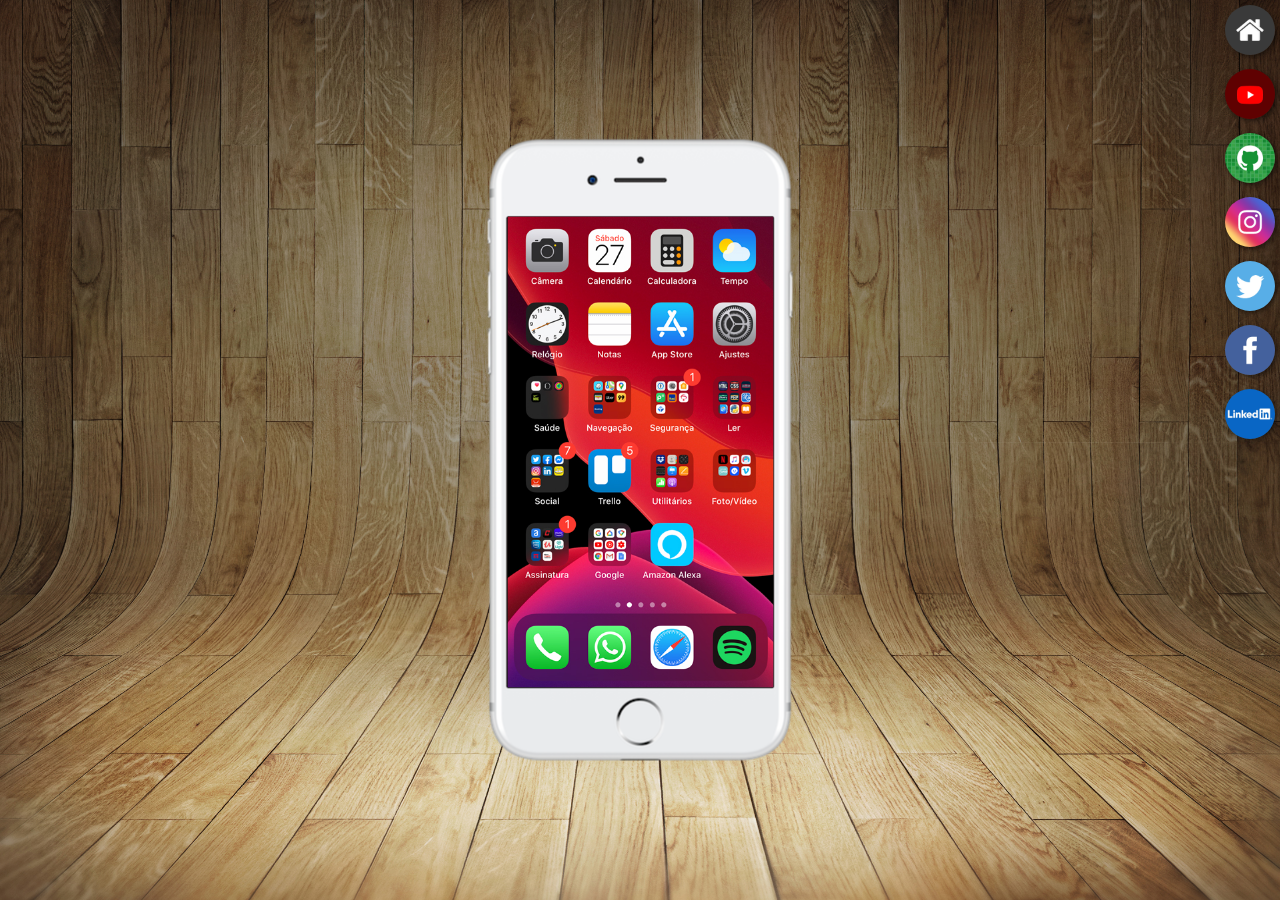
<file: index.html>
<!DOCTYPE html>
<html lang="pt-br">
<head>
    <meta charset="UTF-8">
    <meta name="viewport" content="width=device-width, initial-scale=1.0">
    <title>Projeto Redes Sociais</title>
    <link rel="shortcut icon" href="favicon.ico" type="image/x-icon">
    <link rel="stylesheet" href="estilos/style.css">
</head>
<body>

    <main>

        <section id="telefone">
            <iframe src="home.html" name="tela" id="tela" frameborder="0">Erro dectado! Seu navegador não abre está página.</iframe>
        </section>

        <section id="redes-sociais">
            <a href="home.html" target="tela"><img src="imagens/logo-home.jpg" alt=""></a><br>
            <a href="youtube.html" target="tela"><img src="imagens/logo-youtube.jpg" alt=""></a><br>
            <a href="github.html" target="tela"><img src="imagens/logo-github.jpg" alt=""></a><br>
            <a href="instagram.html" target="tela"><img src="imagens/logo-instagram.jpg" alt=""></a><br>
            <a href="instagram.html" target="tela"><img src="imagens/logo-twitter.jpg" alt=""></a><br>
            <a href="facebook.html" target="tela"><img src="imagens/logo-facebook.jpg" alt=""></a><br>
            <a href="linkendin.html" target="tela"><img src="imagens/logo-linkedin-300.jpg" alt=""></a>
        </section>

    </main>
    
</body>
</html>
</file>
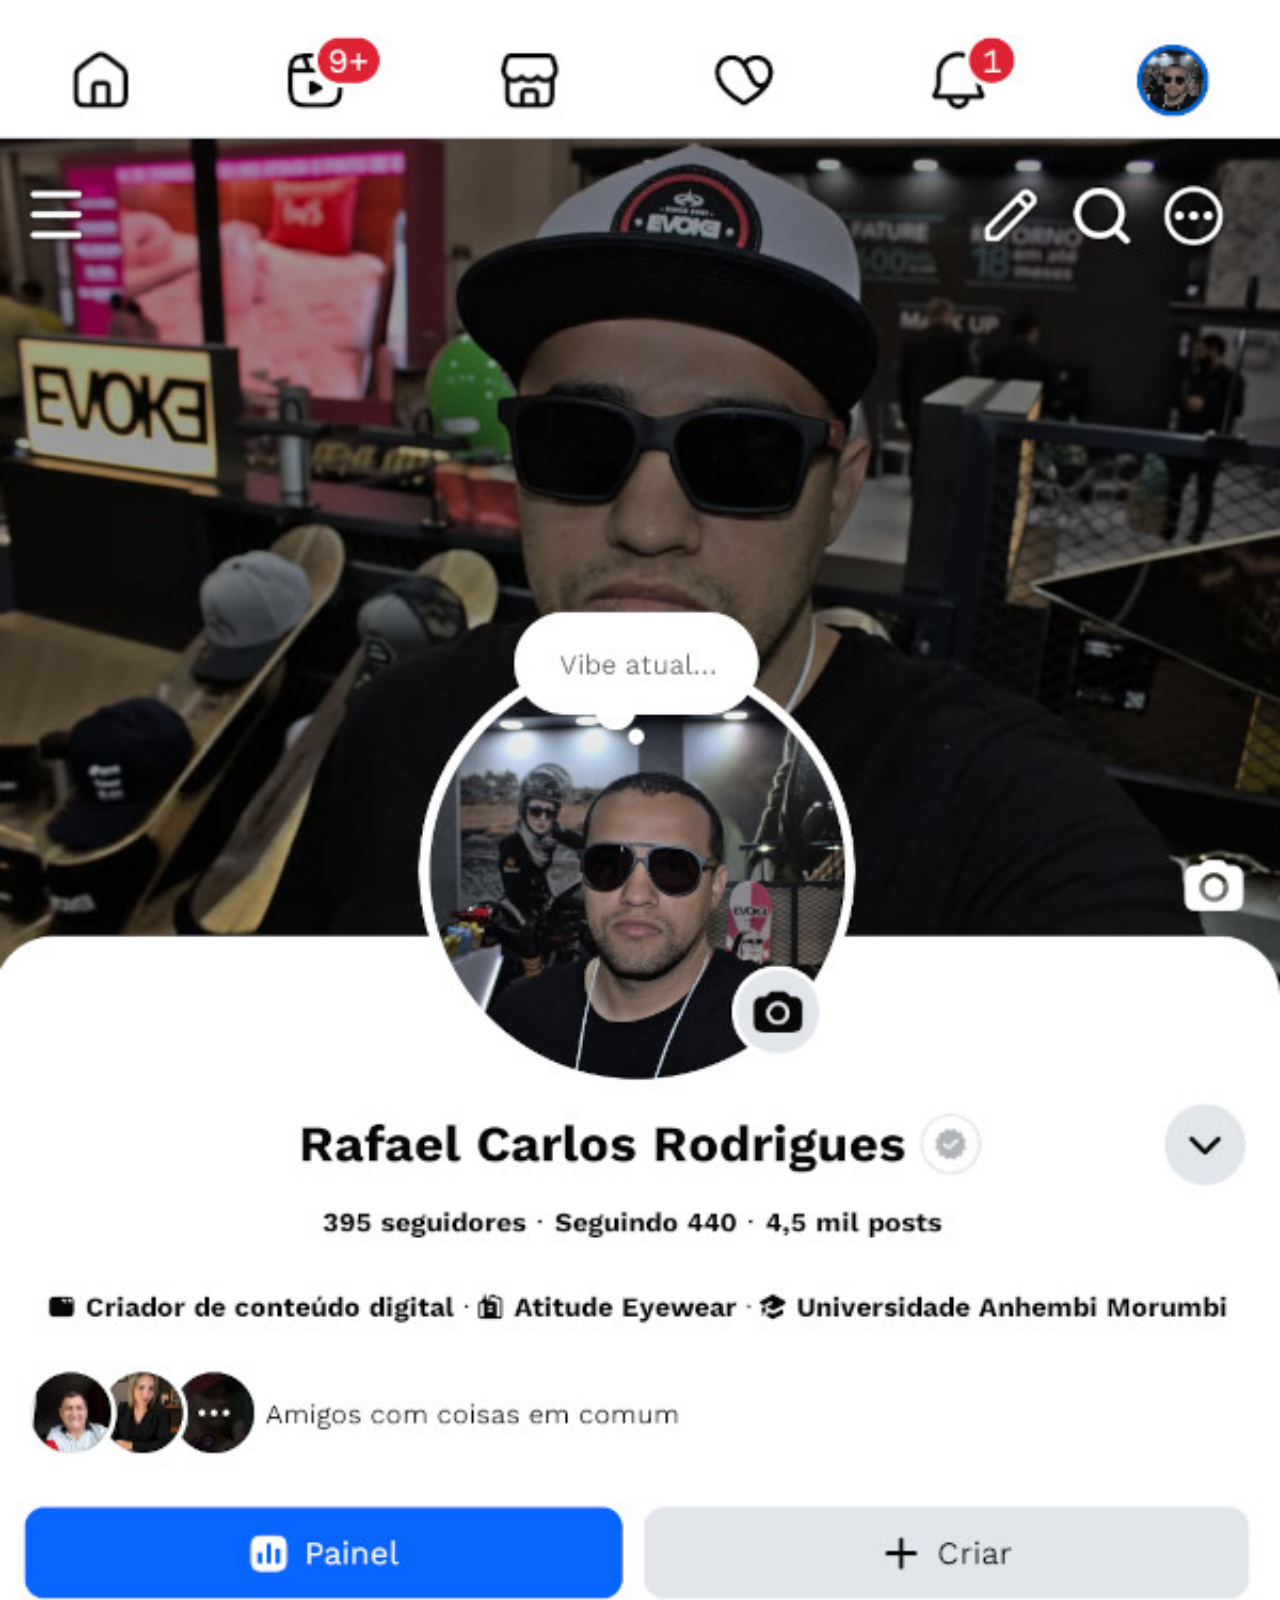
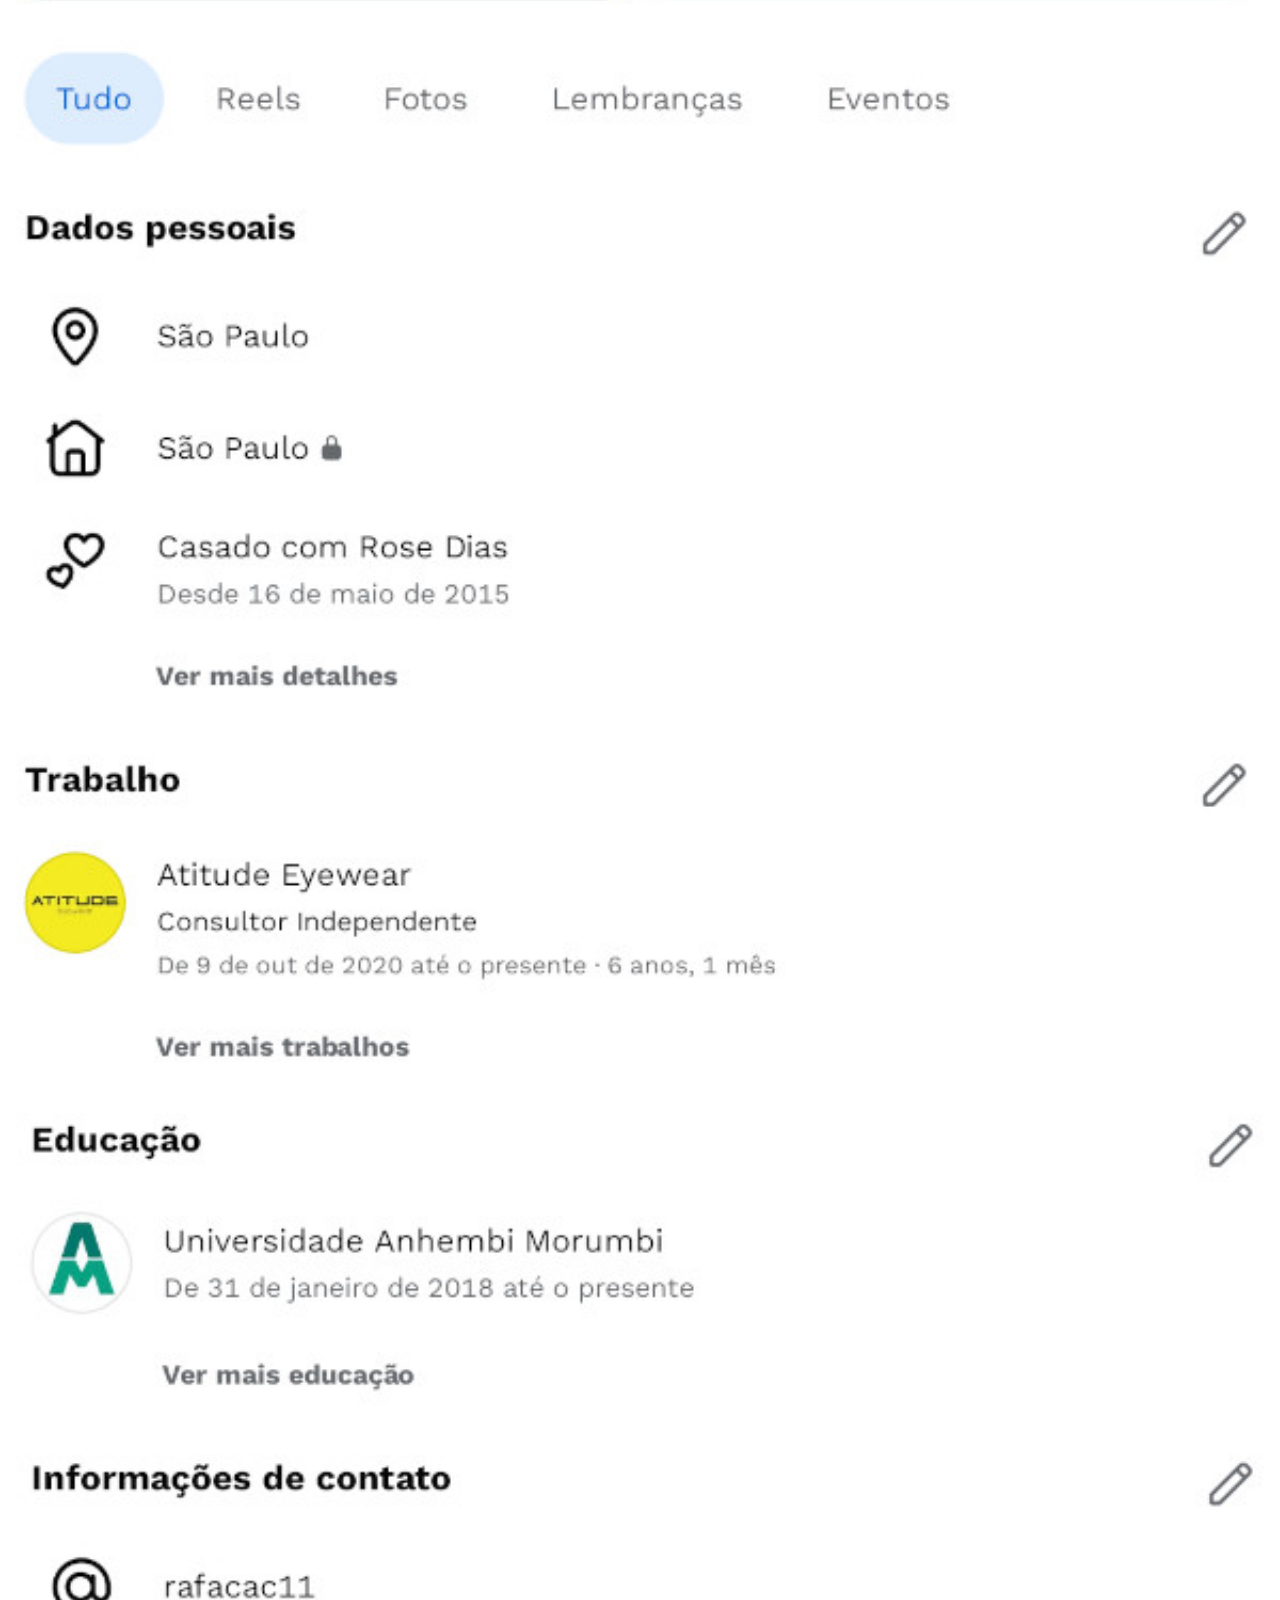
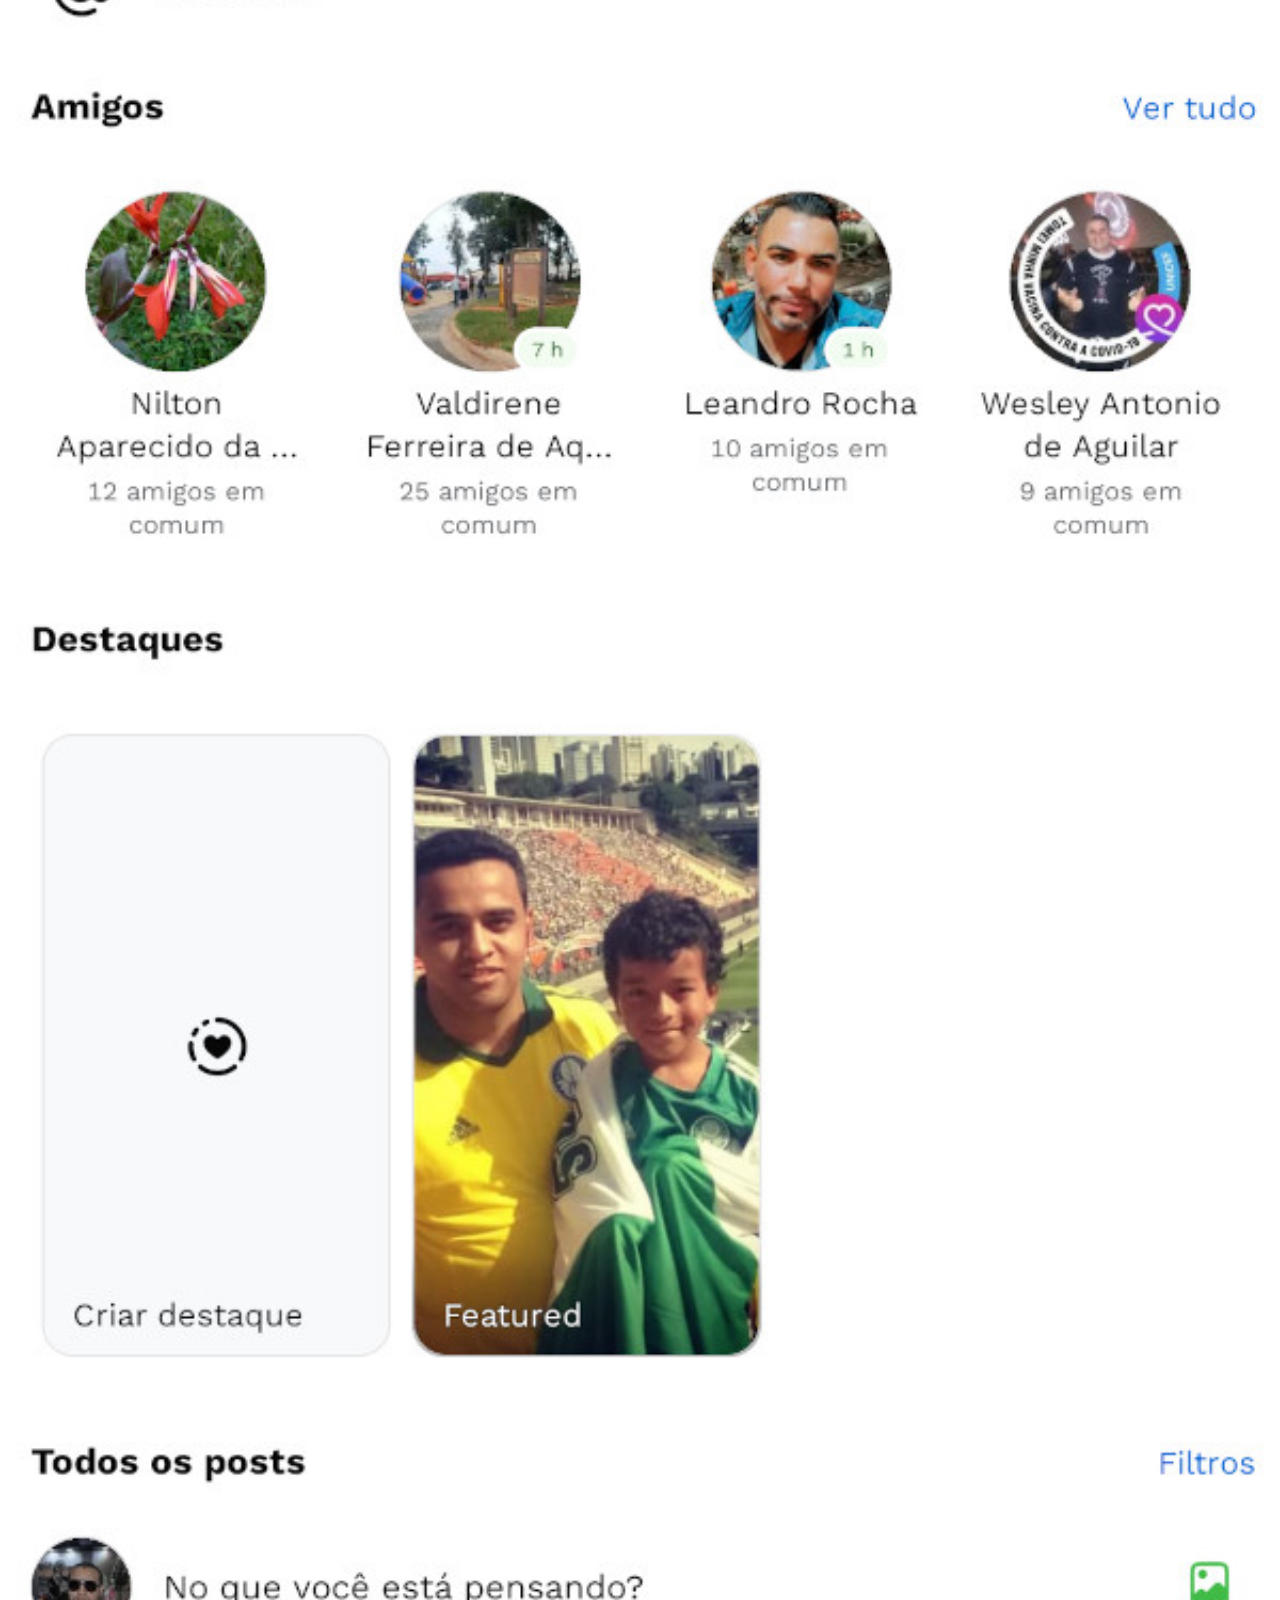
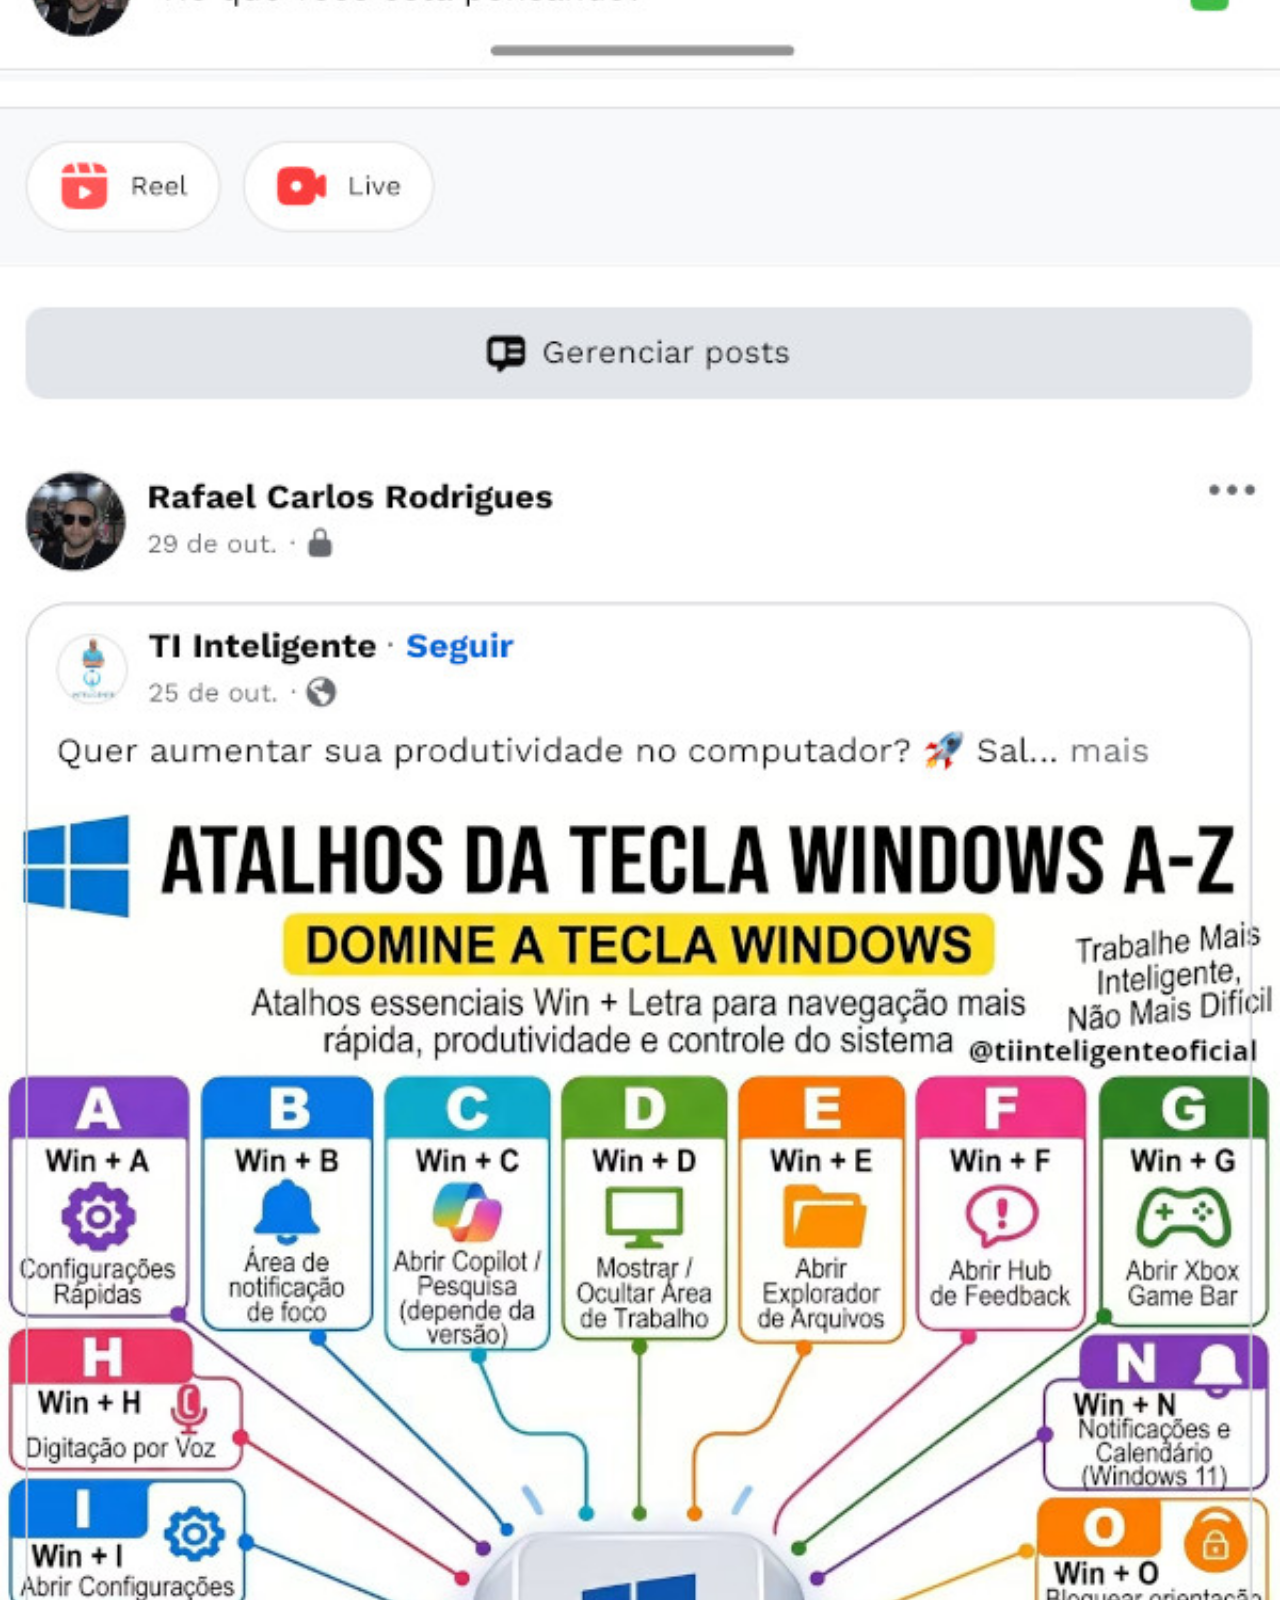
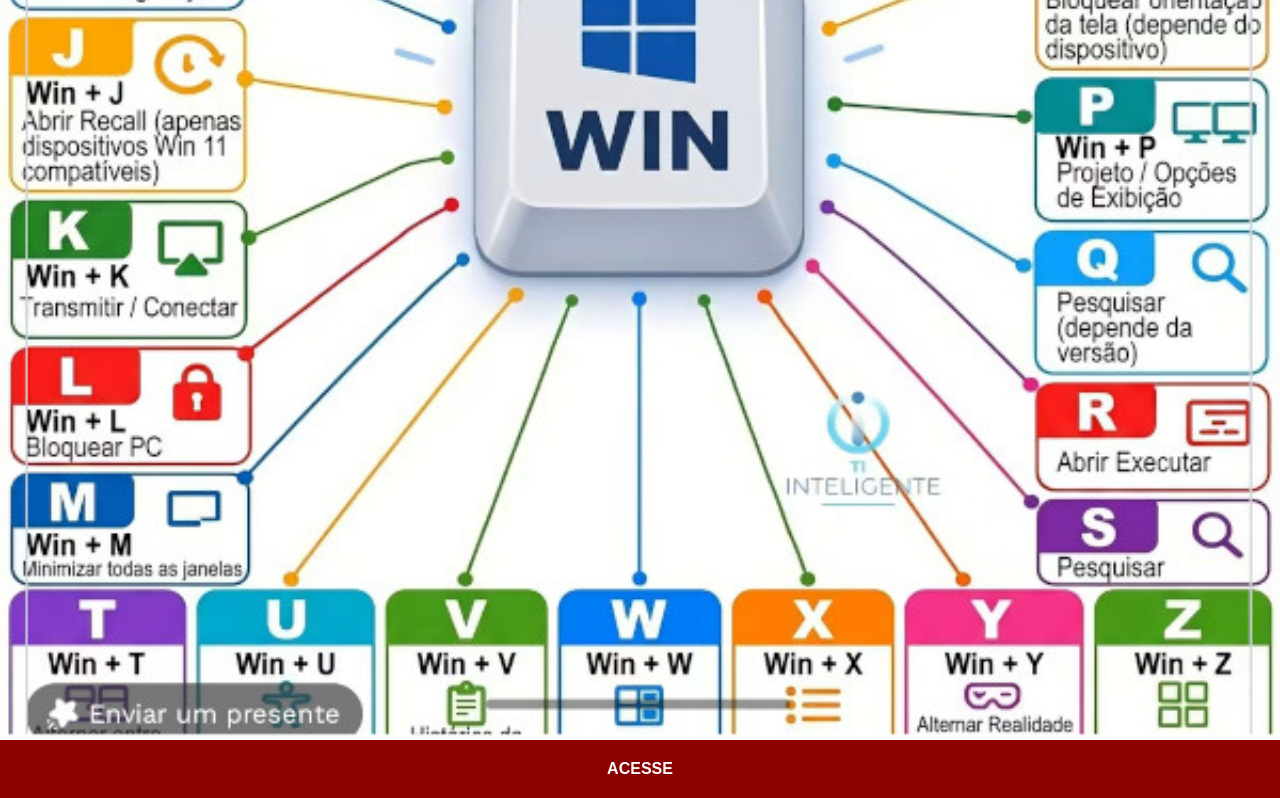
<file: facebook.html>
<!DOCTYPE html>
<html lang="pt-br">
<head>
    <meta charset="UTF-8">
    <meta name="viewport" content="width=device-width, initial-scale=1.0">
    <title>Facebook</title>
    <link rel="stylesheet" href="estilos/social.css">
</head>
<body>
    <img src="imagens/facebook.jpg" alt="Facebook">
    <a href="https://www.facebook.com/rafacac11" target="_blank">ACESSE</a>    
</body>
</html>
</file>
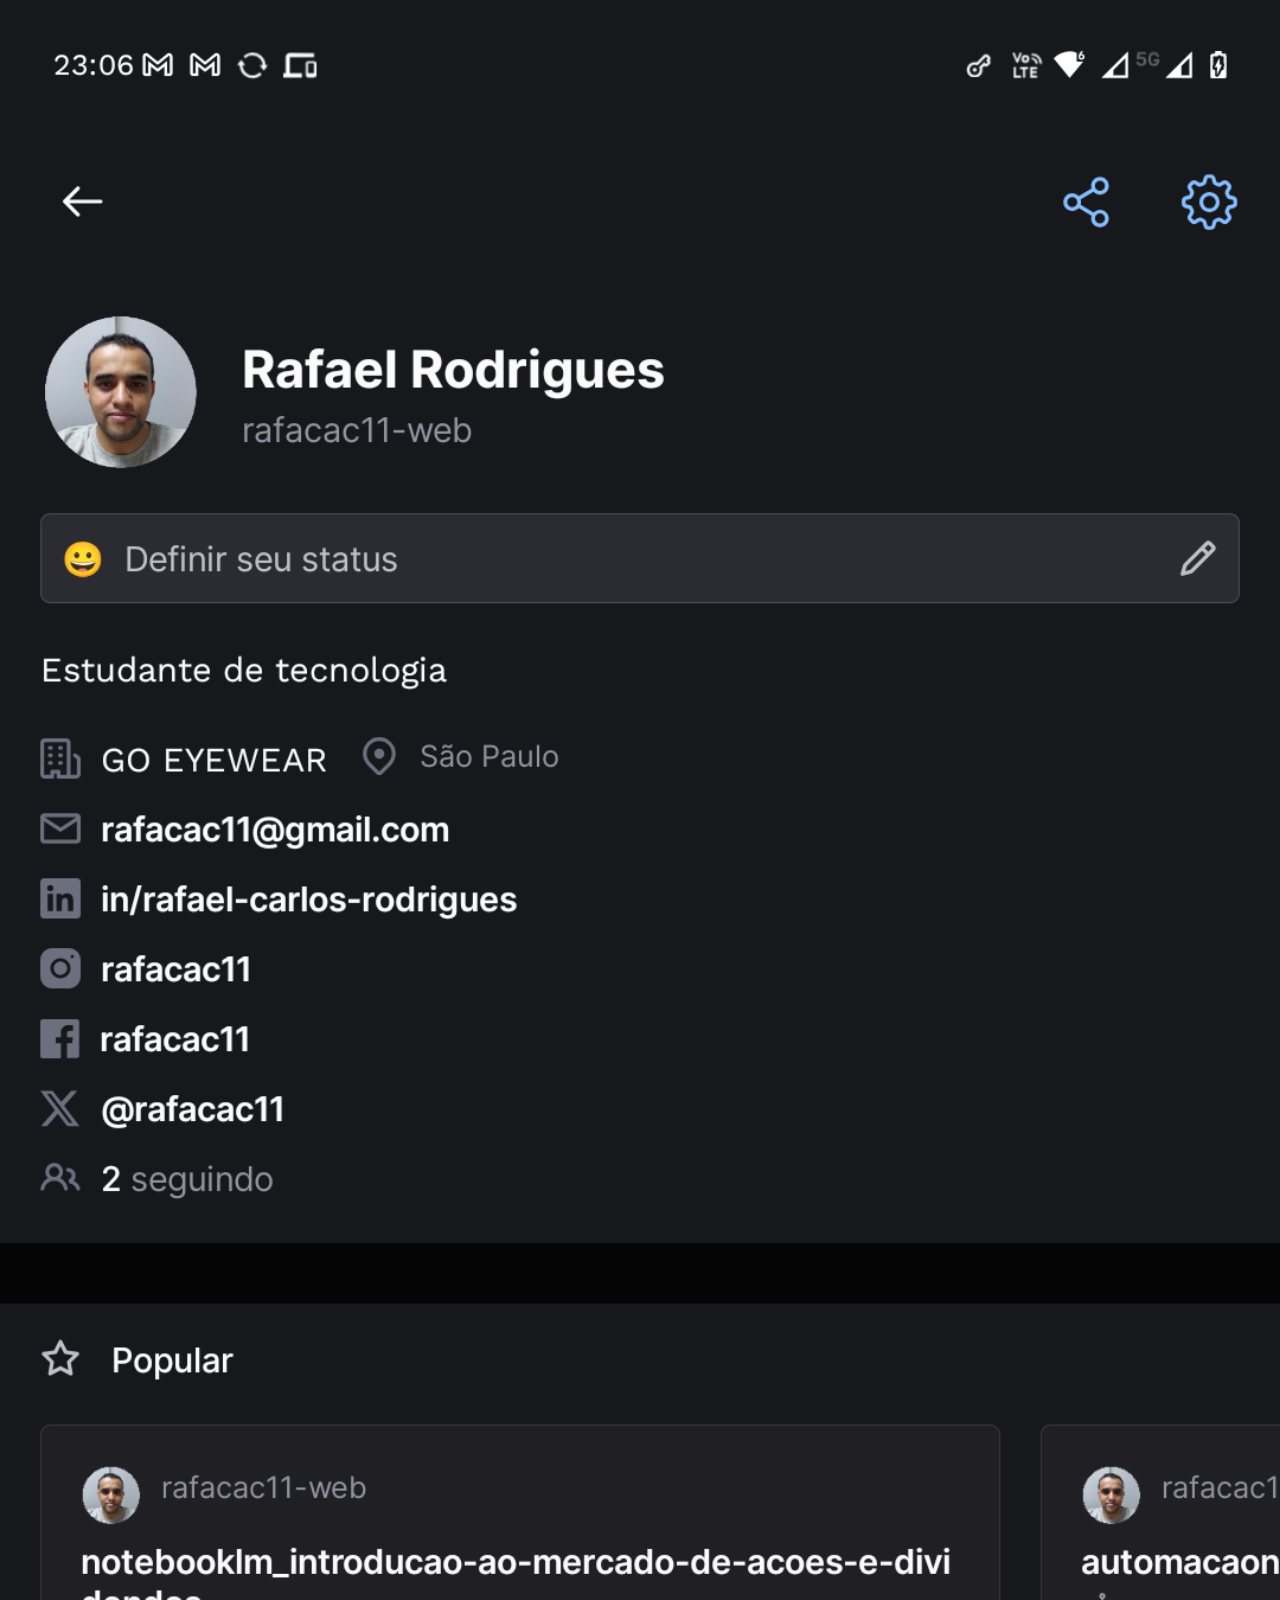
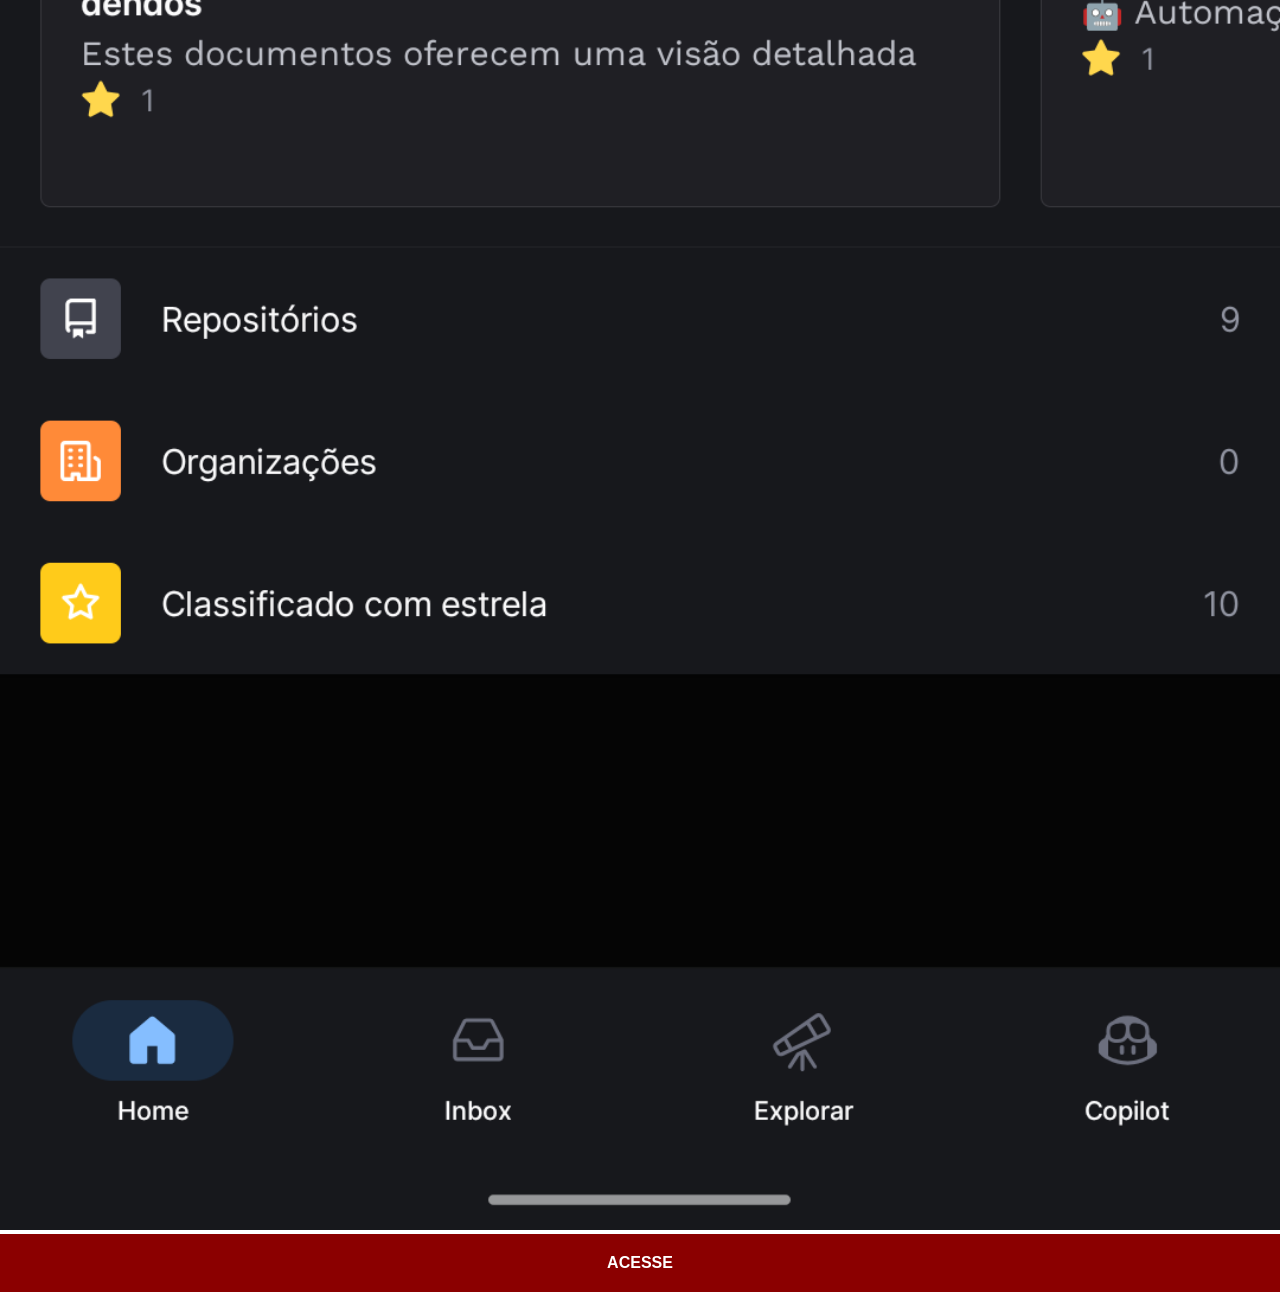
<file: github.html>
<!DOCTYPE html>
<html lang="pt-br">
<head>
    <meta charset="UTF-8">
    <meta name="viewport" content="width=device-width, initial-scale=1.0">
    <title>GitHub</title>
    <link rel="stylesheet" href="estilos/social.css">
</head>
<body>
    <img src="imagens/github.png" alt="GitHub">
    <a href="https://github.com/rafacac11-web" target="_blank">ACESSE</a>
    
</body>
</html>
</file>
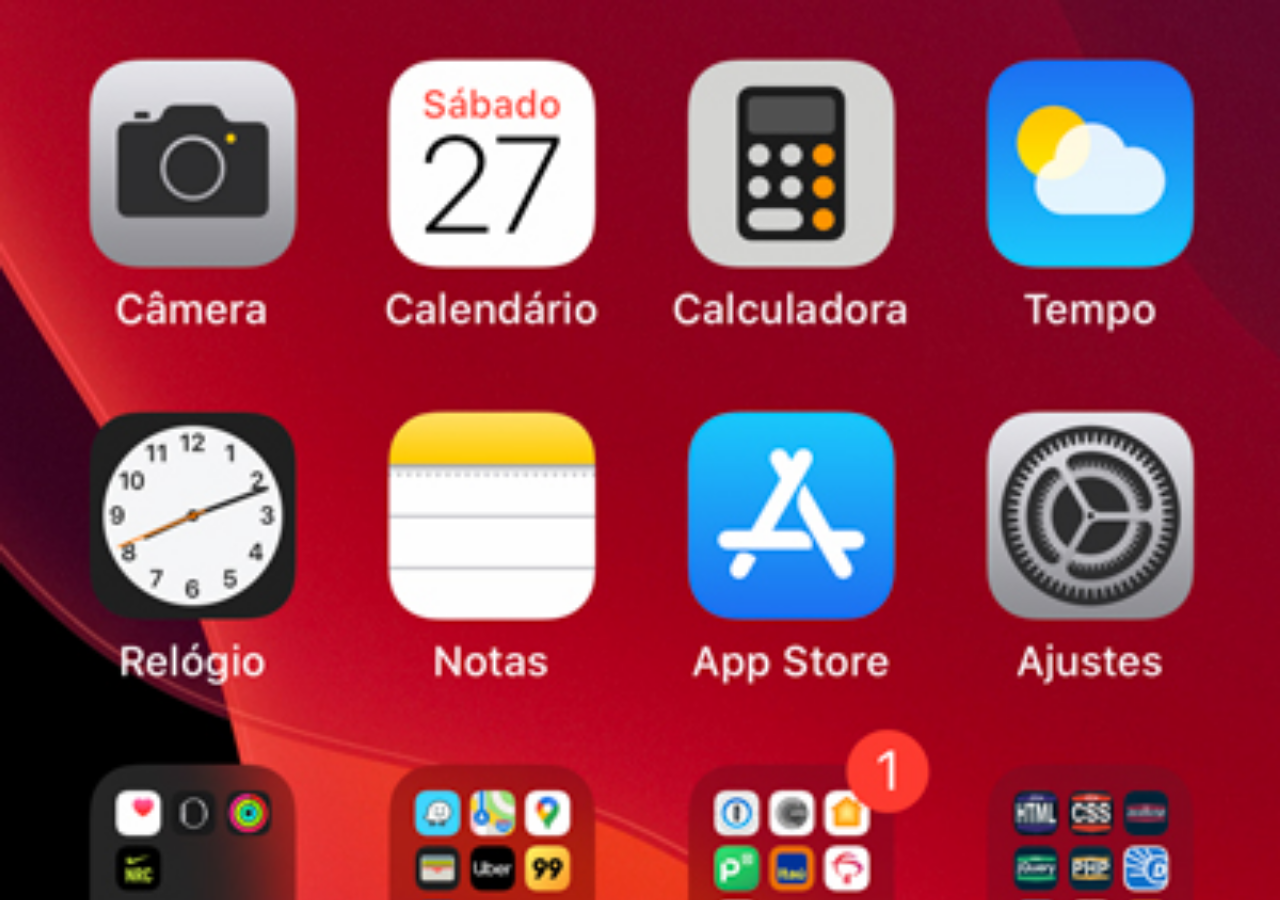
<file: home.html>
<!DOCTYPE html>
<html lang="pt-br">
<head>
    <meta charset="UTF-8">
    <meta name="viewport" content="width=device-width, initial-scale=1.0">
    <title>Document</title>
    <style>

        * {
            margin: 0px;
            padding: 0px;
        }

        body {
            width: 100vw;
            height: 100vh;
            background: black url('imagens/tela-home.jpg') no-repeat top center;
            background-size: cover;
        }

    </style>
</head>
<body>
    
</body>
</html>
</file>
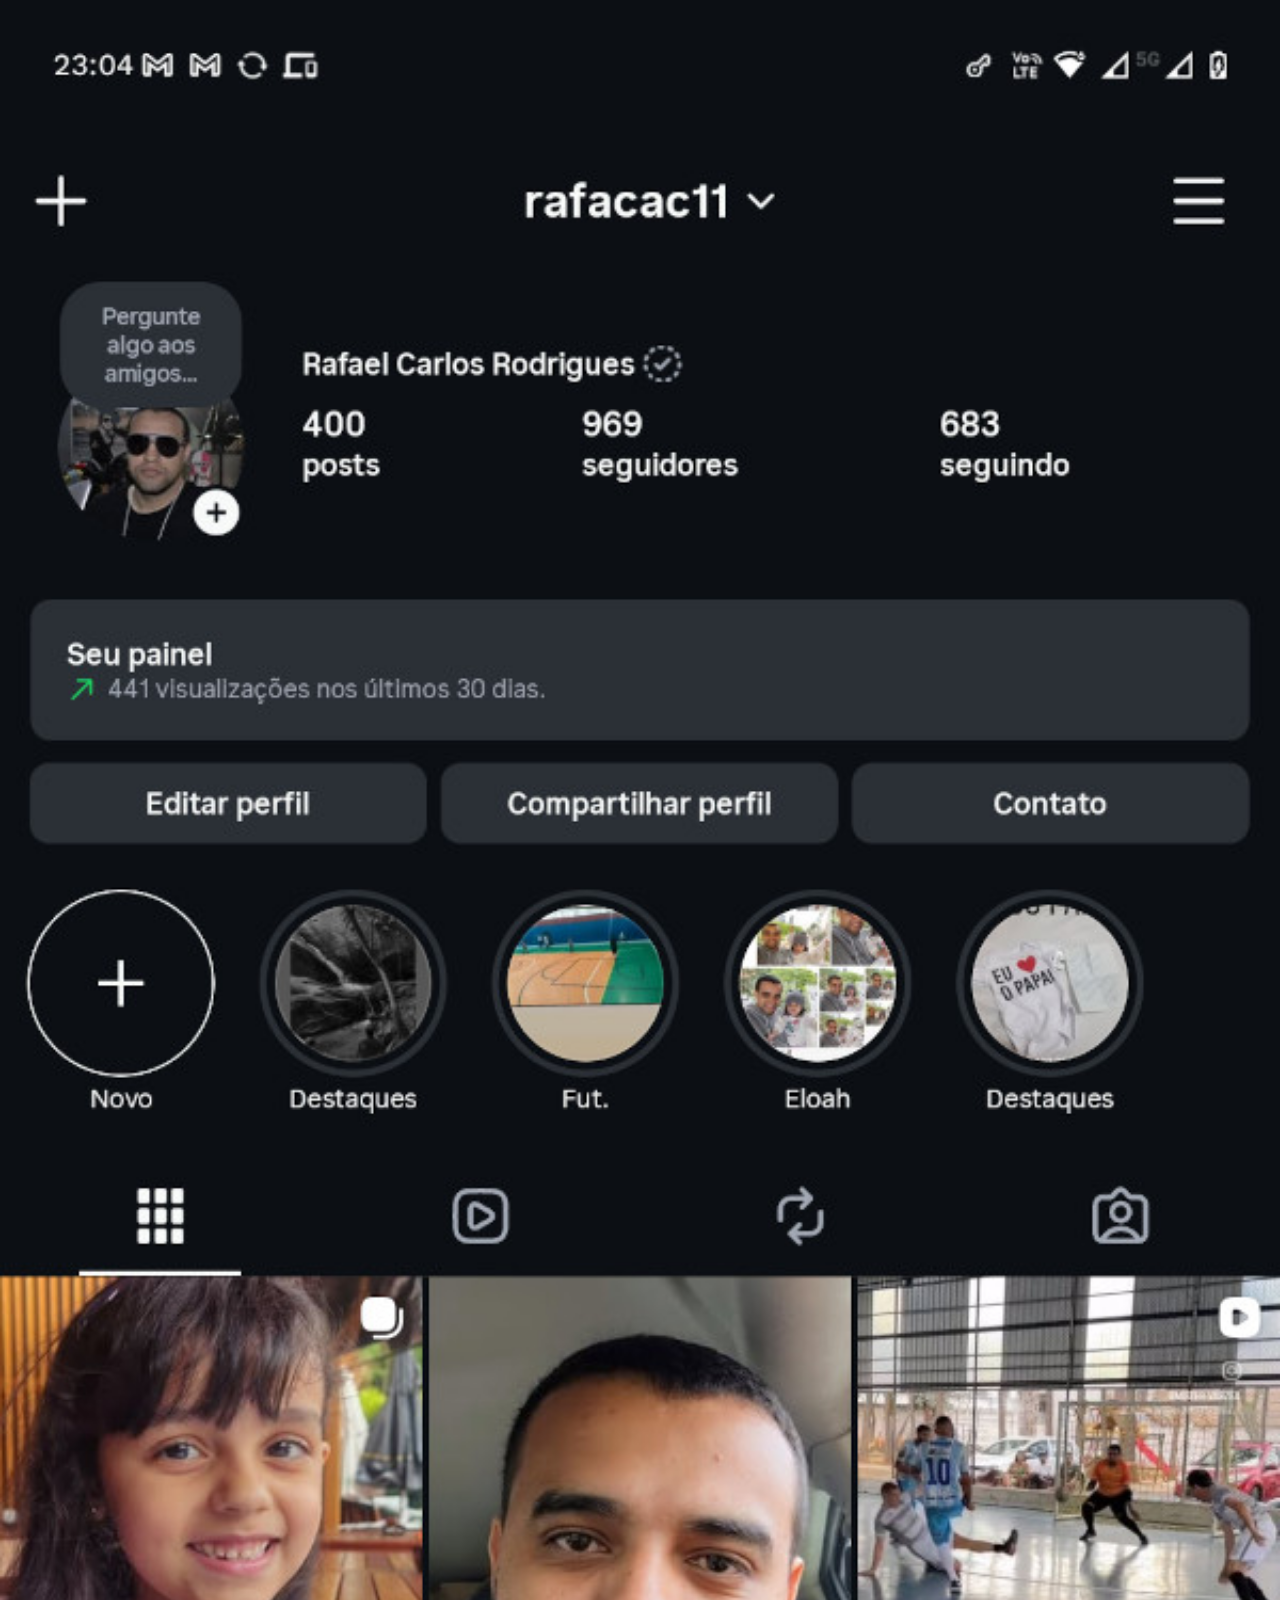
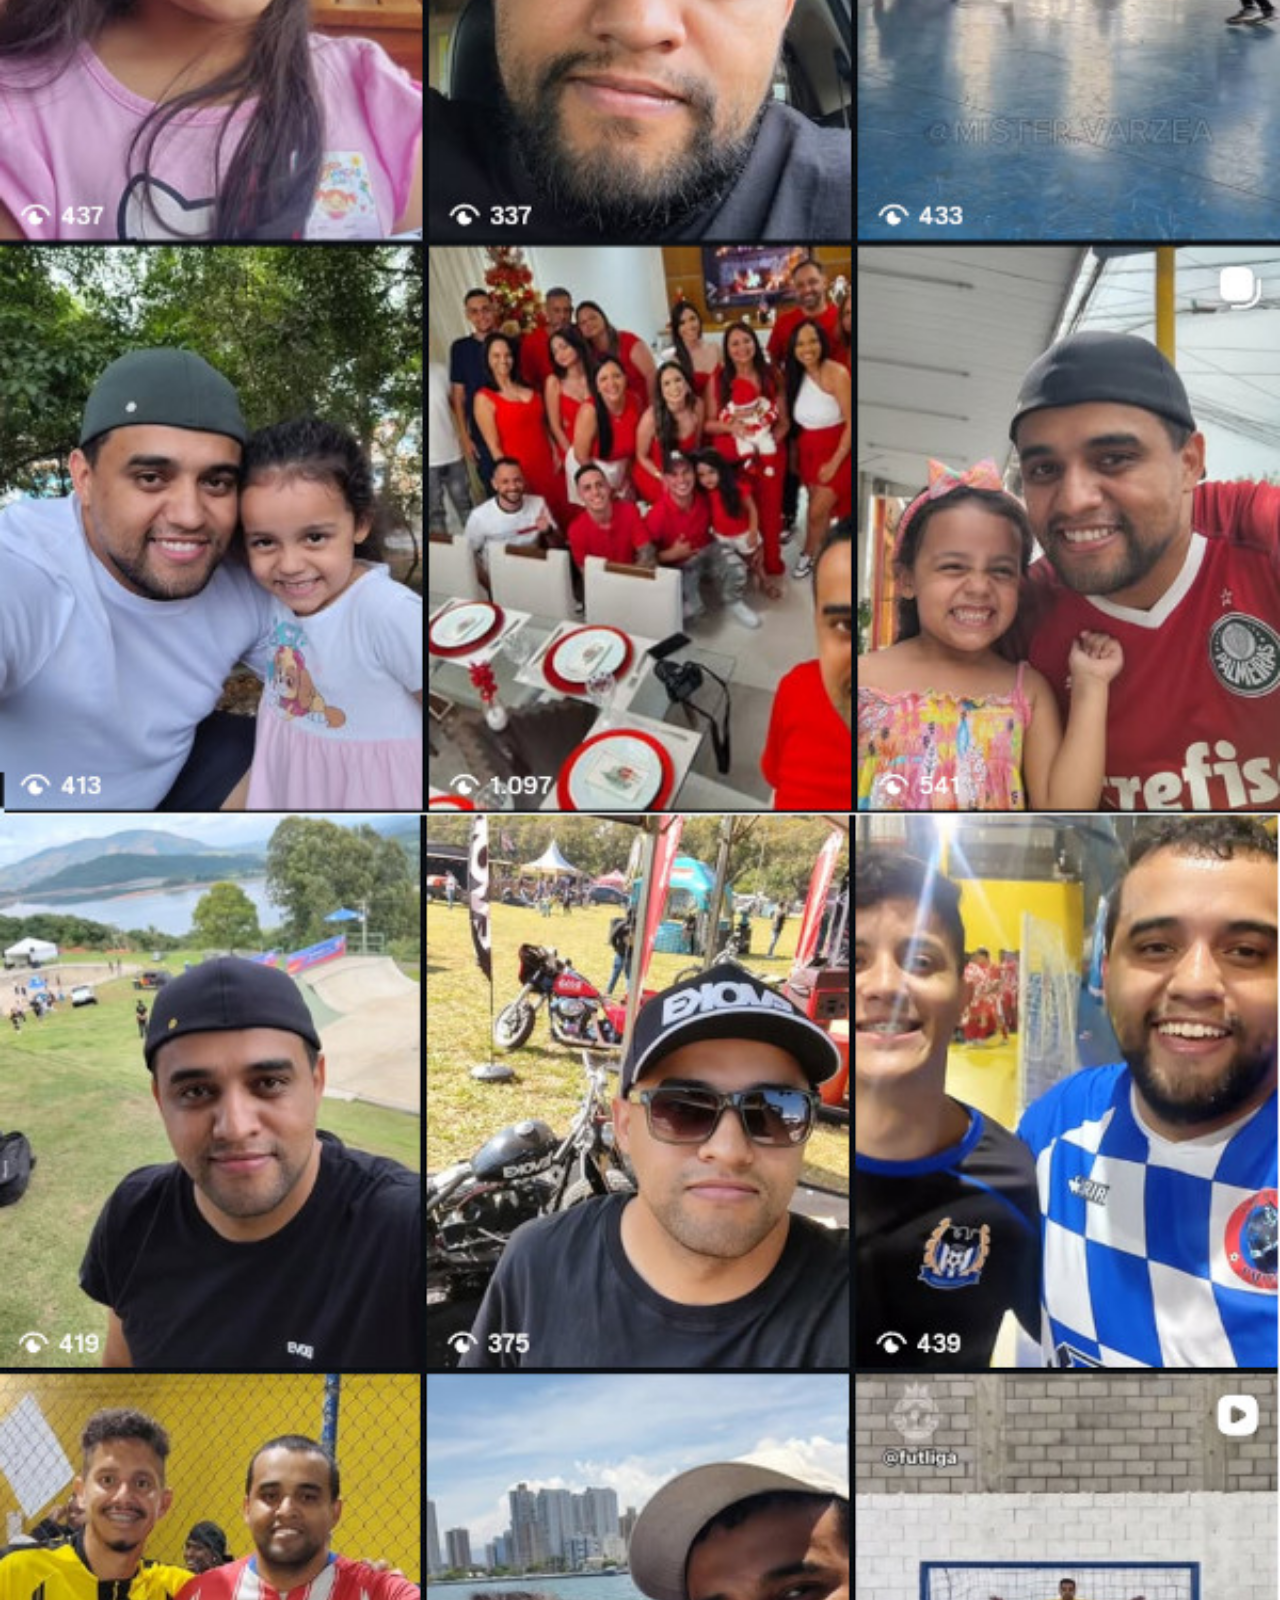
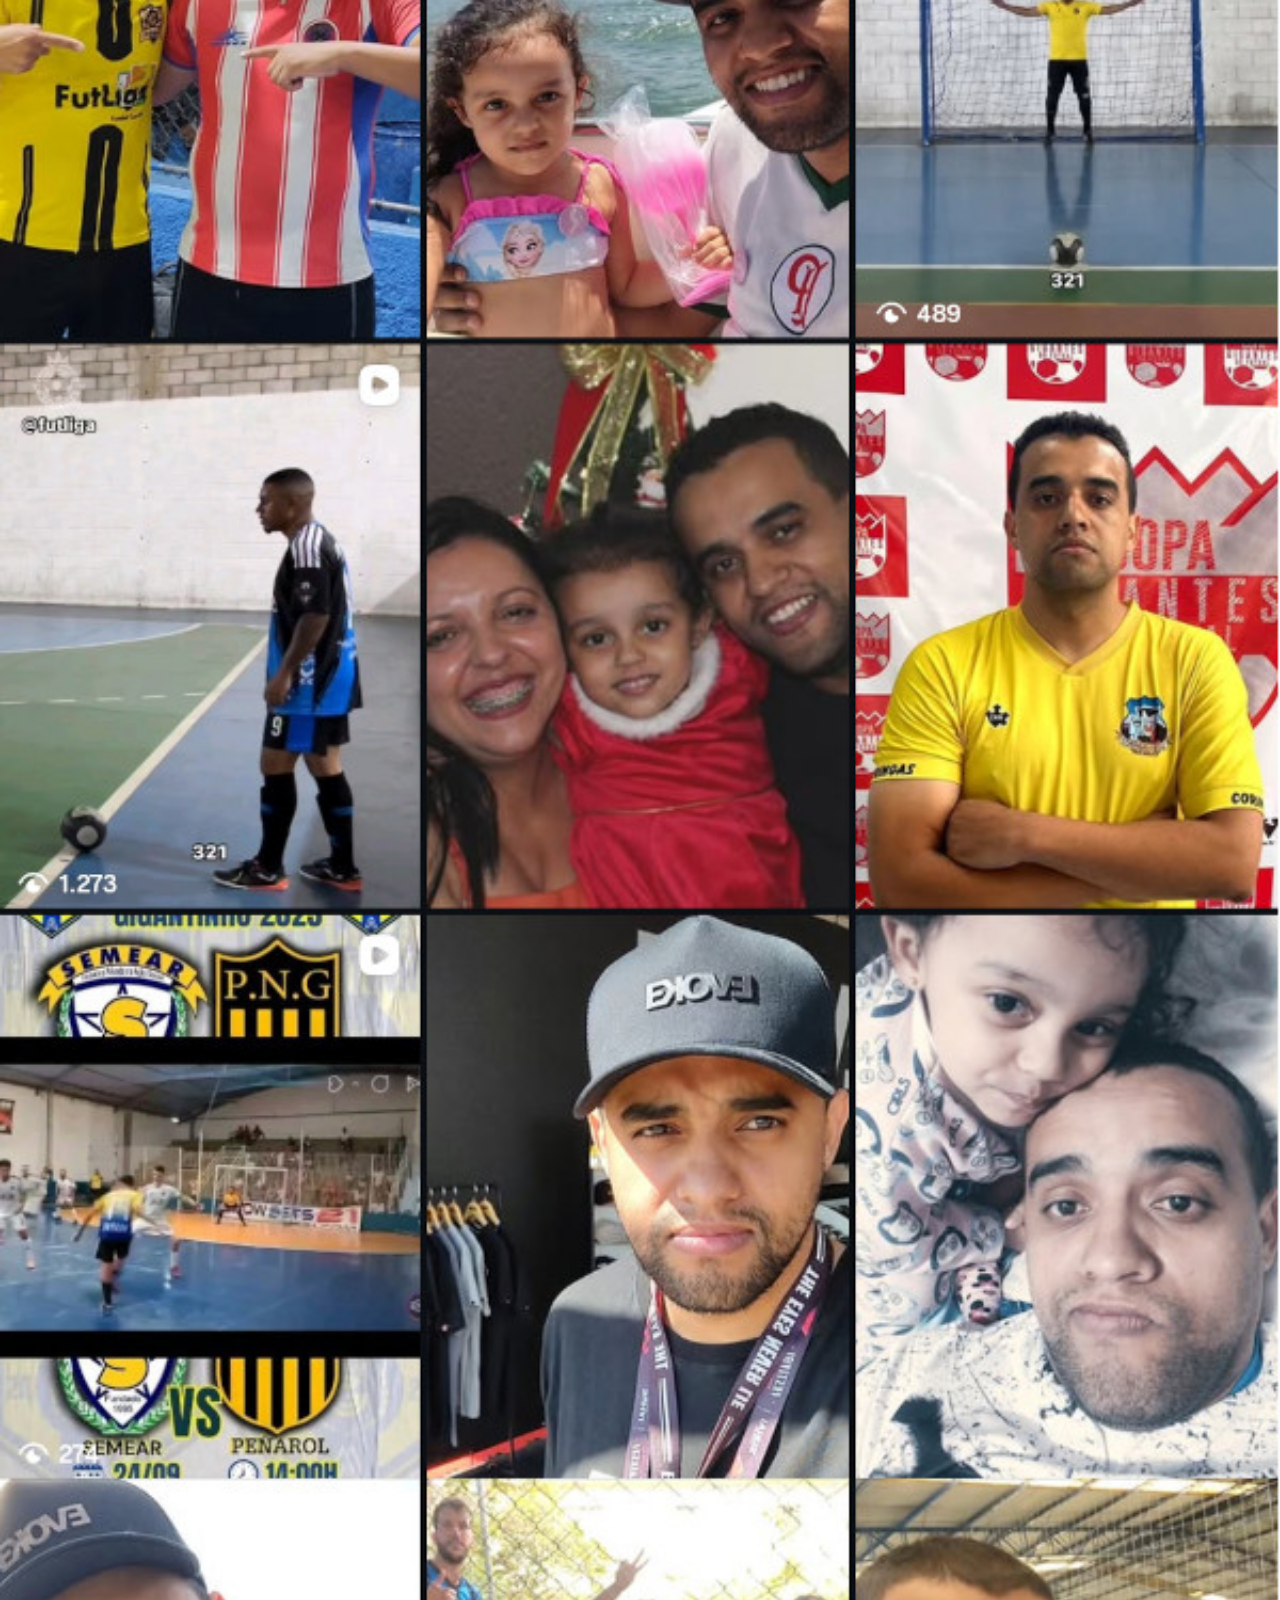
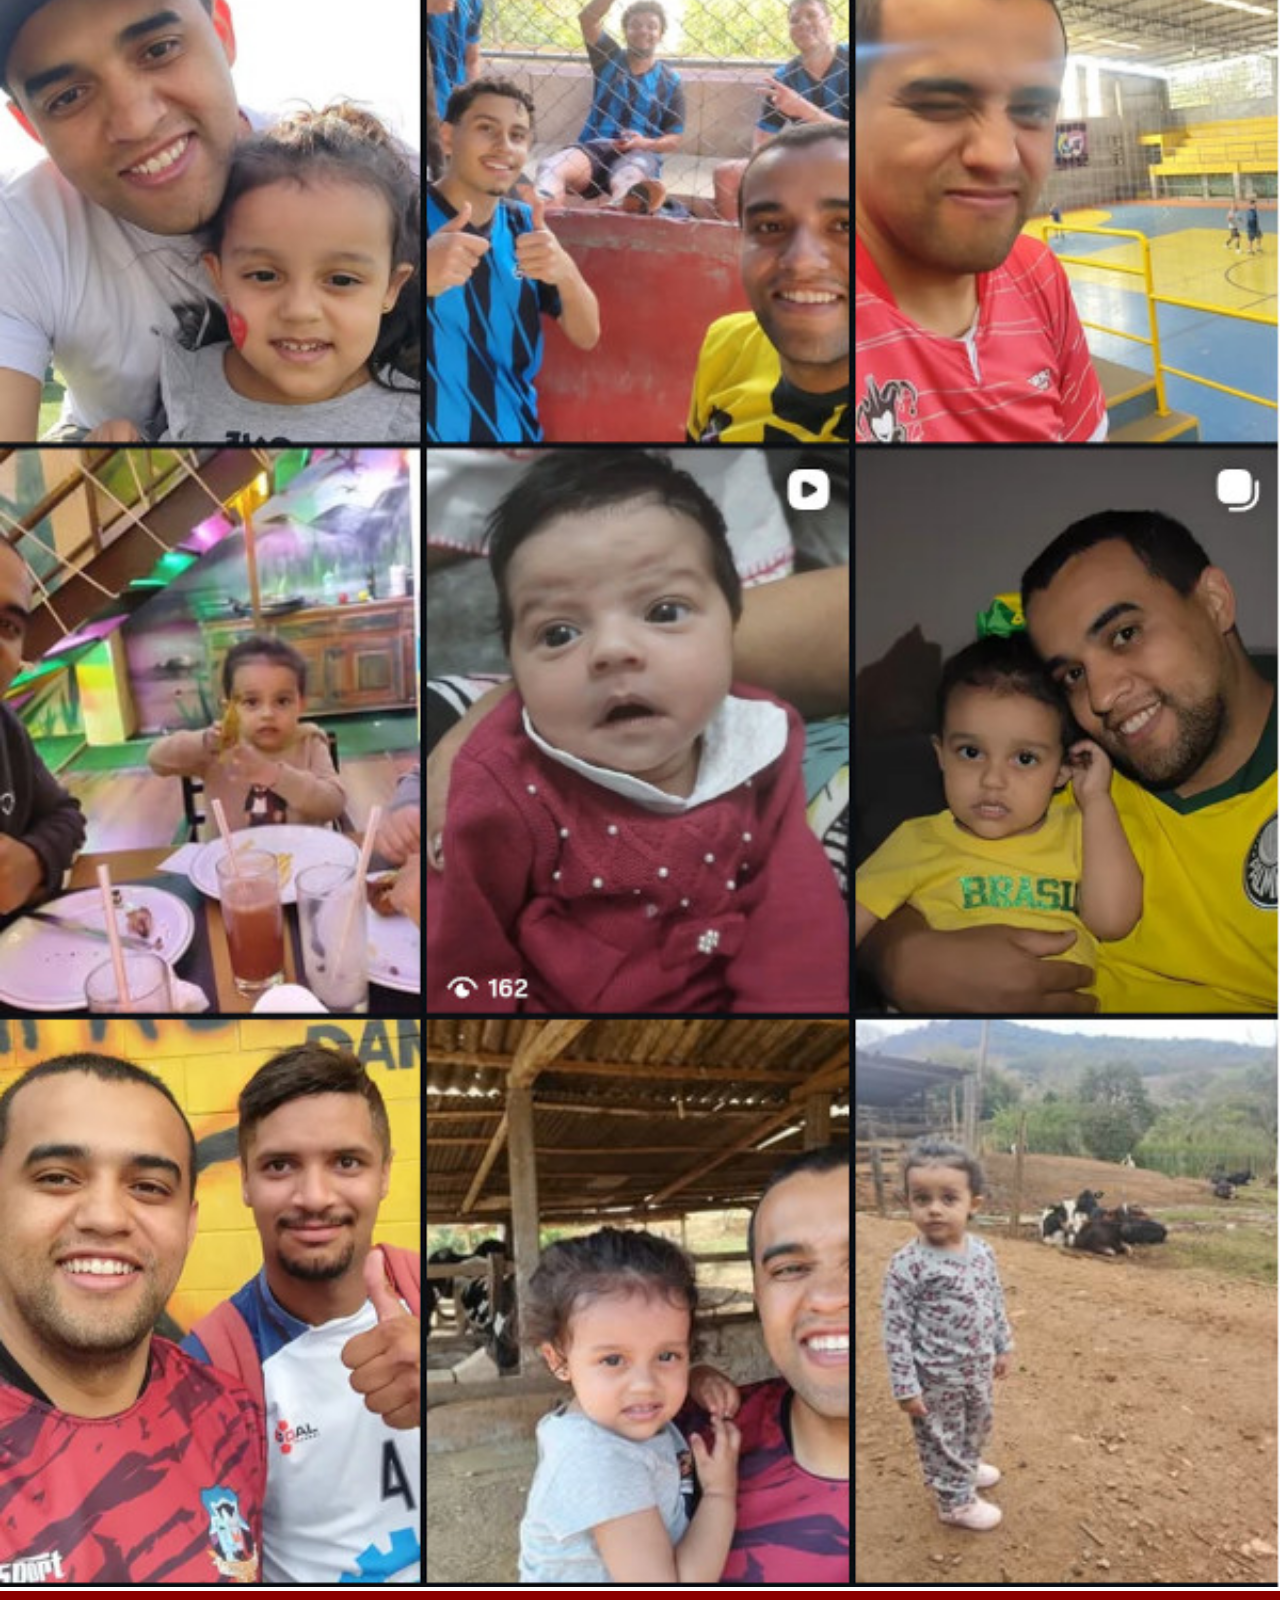
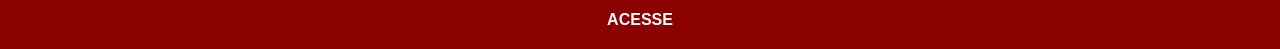
<file: instagram.html>
<!DOCTYPE html>
<html lang="pt-br">
<head>
    <meta charset="UTF-8">
    <meta name="viewport" content="width=device-width, initial-scale=1.0">
    <title>Instagram</title>
    <link rel="stylesheet" href="estilos/social.css">
</head>
<body>
    <img src="imagens/instagram.jpg" alt="Instagram">
    <a href="https://www.instagram.com/rafacac11" target="_blank">ACESSE</a>
</body>
</html>
</file>
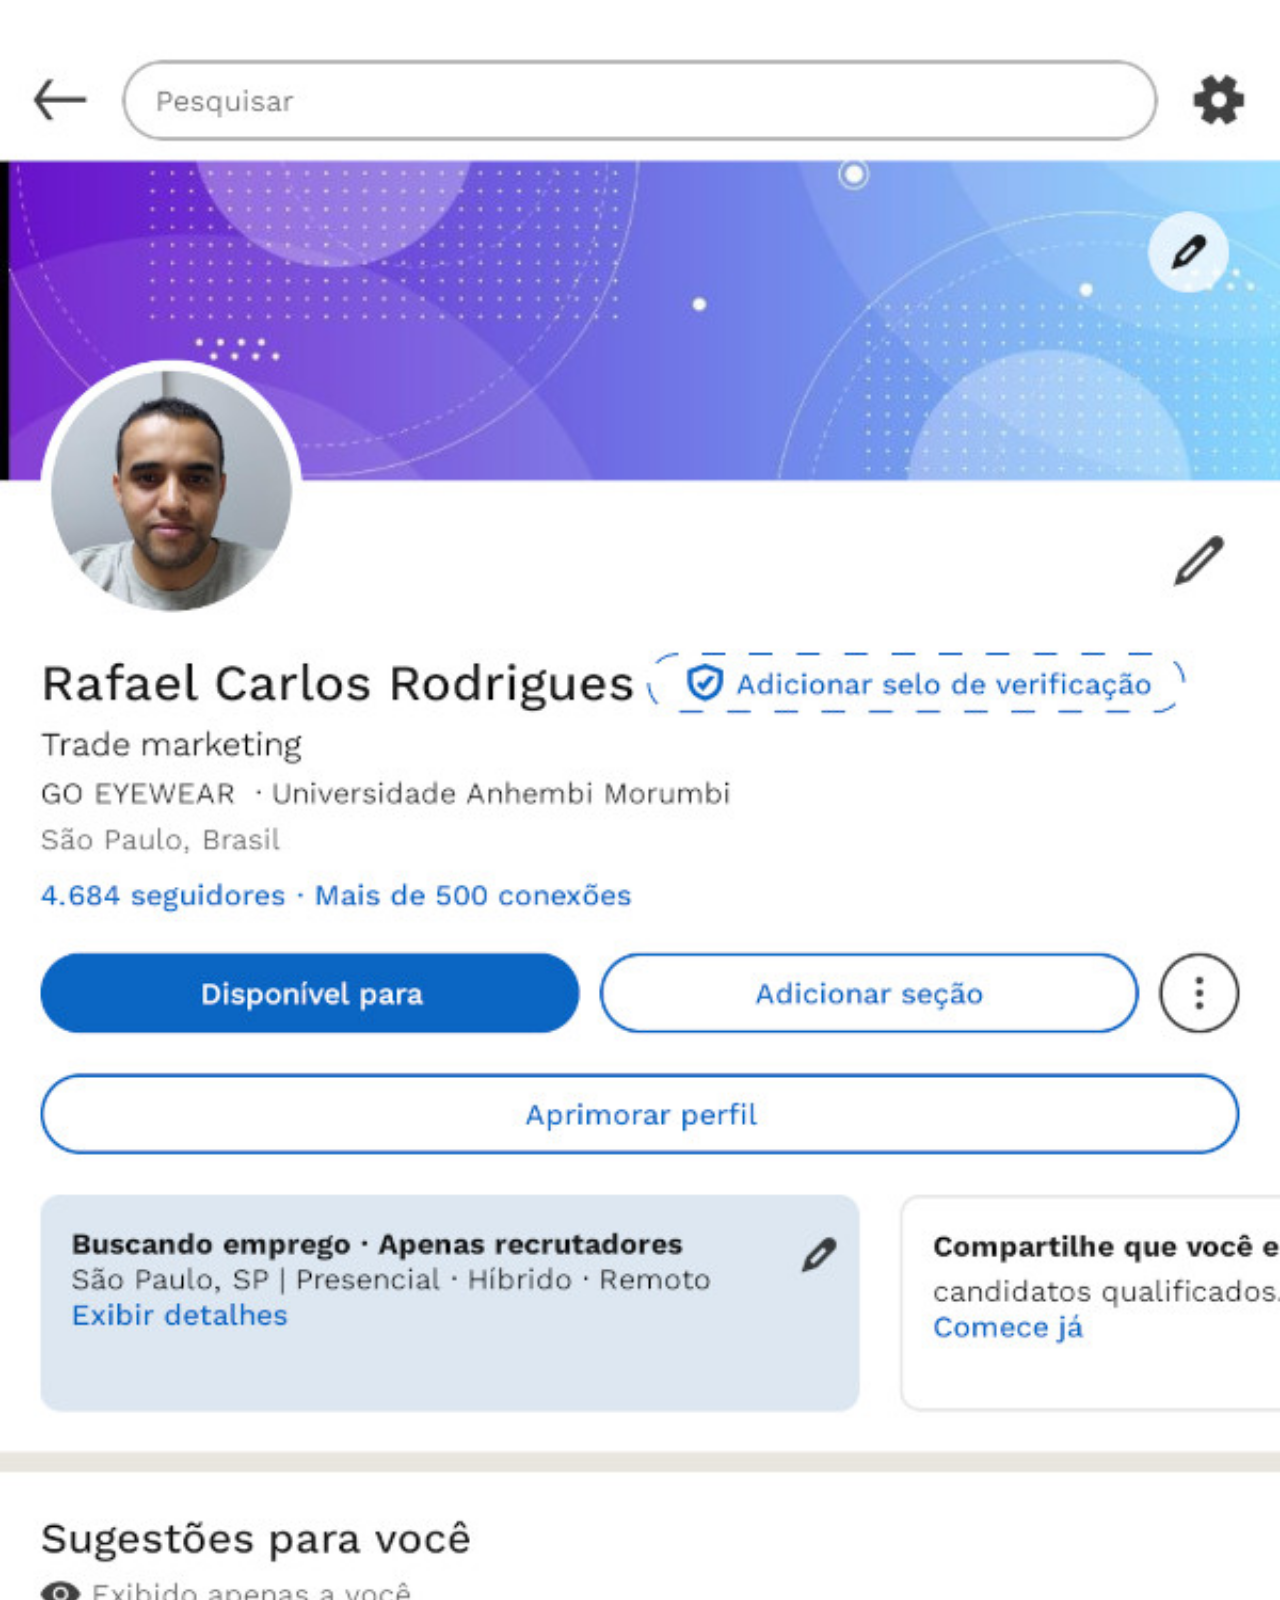
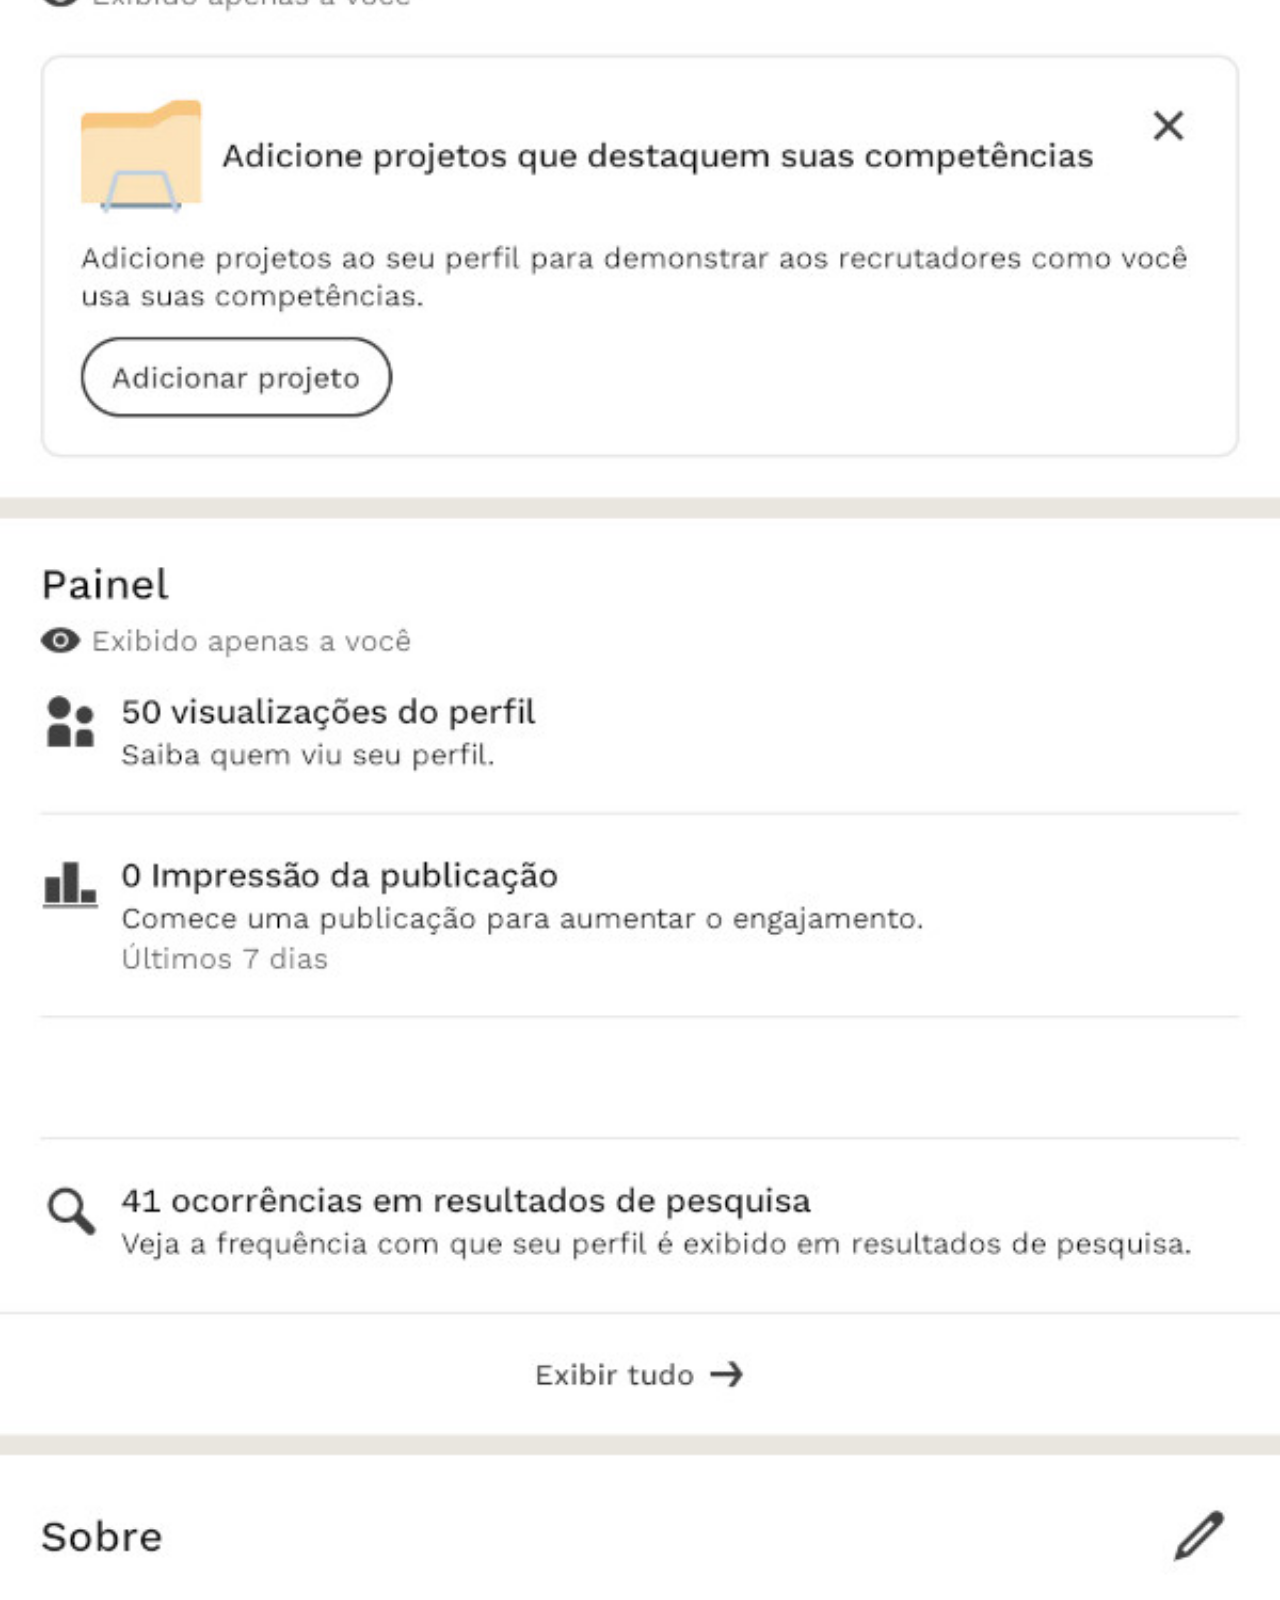
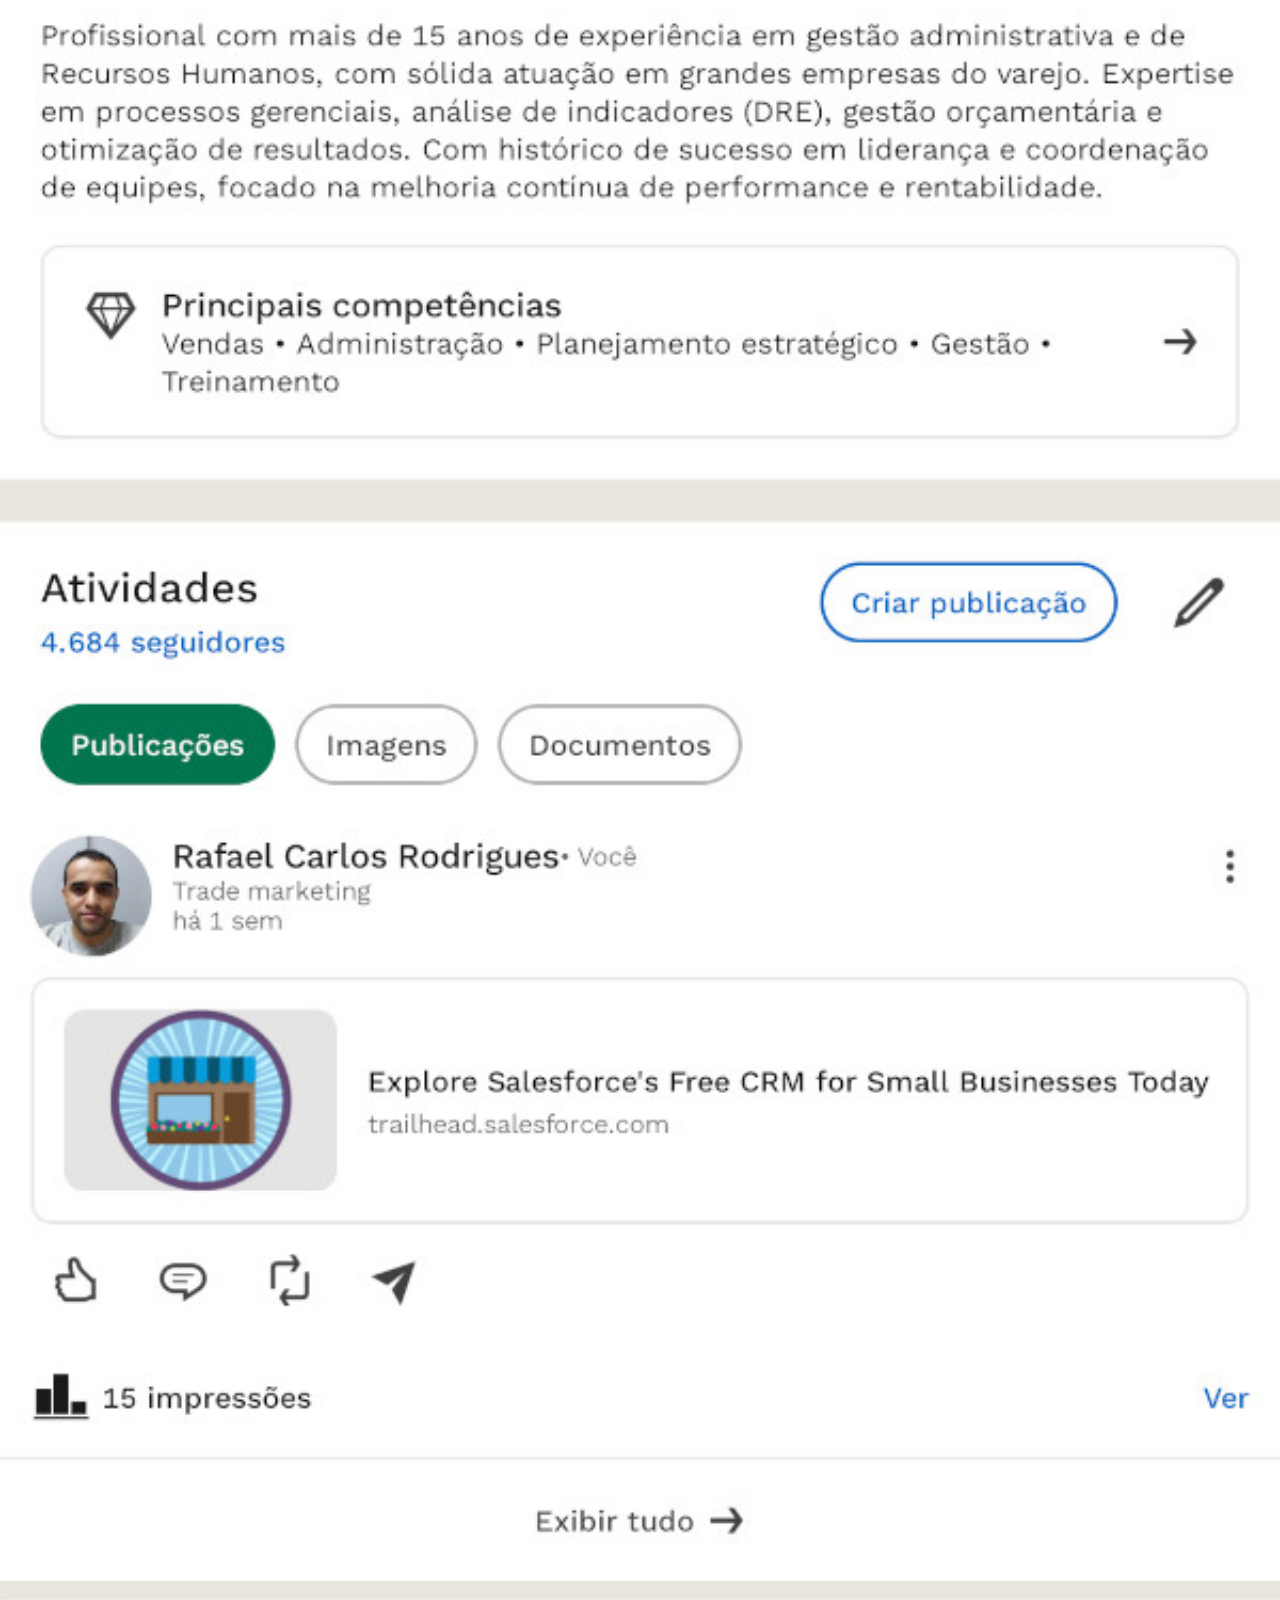
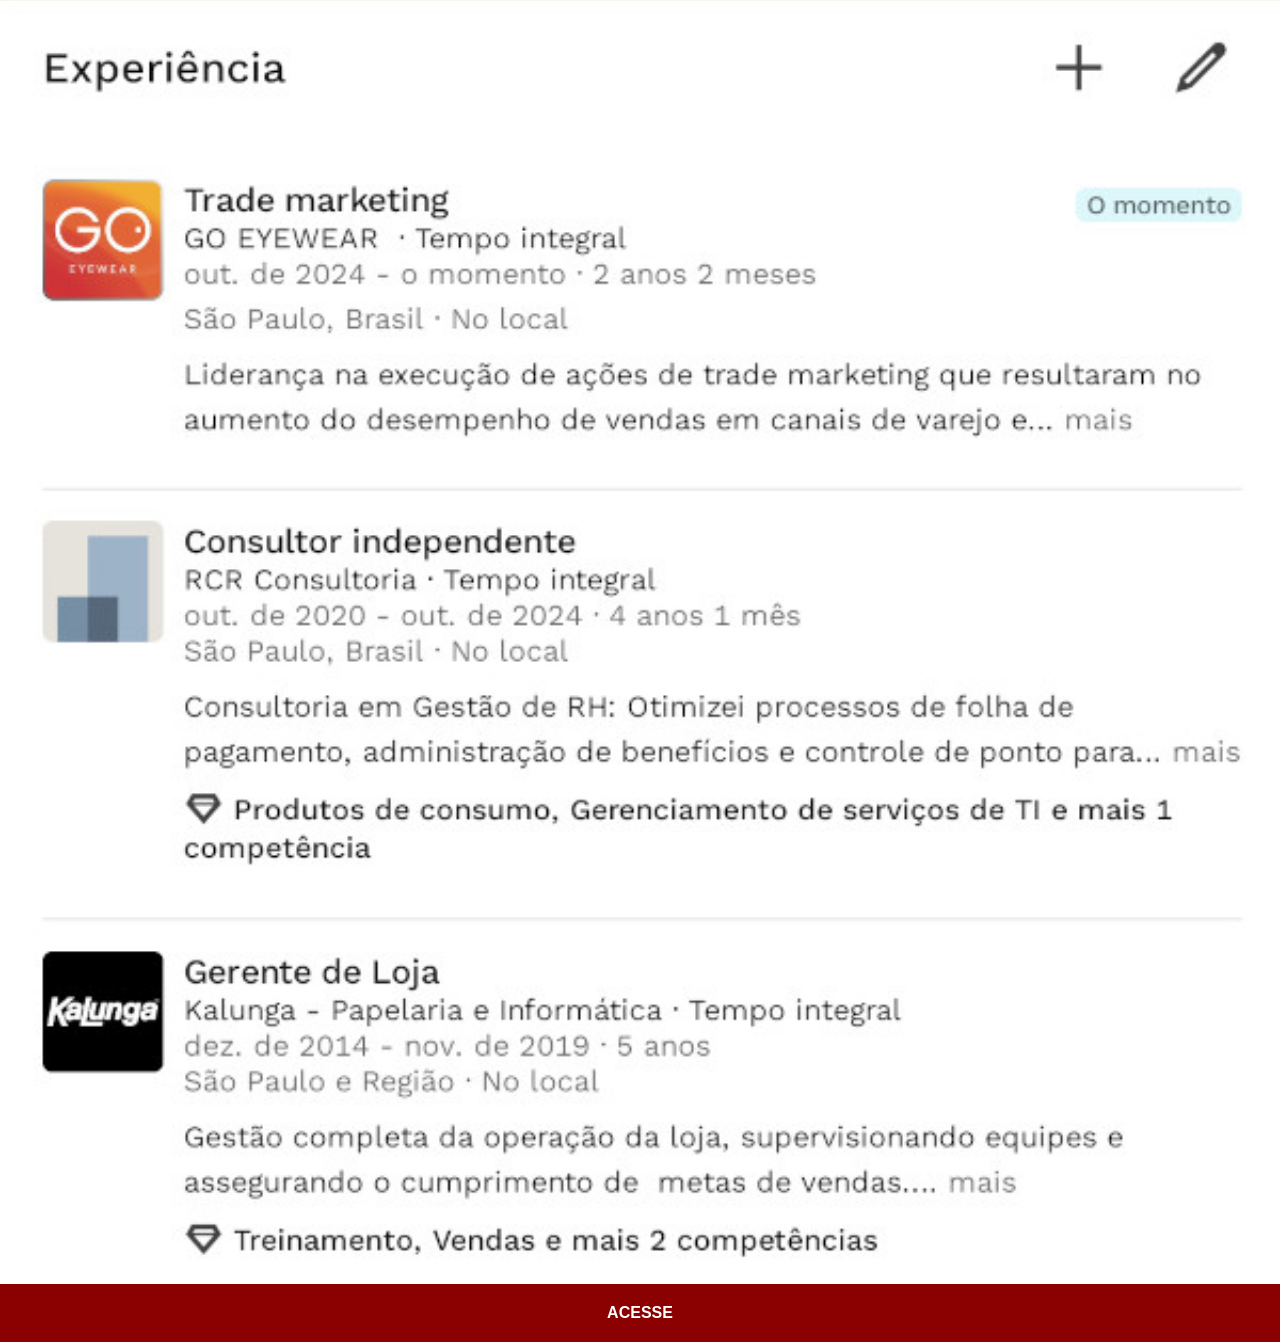
<file: linkendin.html>
<!DOCTYPE html>
<html lang="pt-br">
<head>
    <meta charset="UTF-8">
    <meta name="viewport" content="width=device-width, initial-scale=1.0">
    <title>LinkendIn</title>
    <link rel="stylesheet" href="estilos/social.css">
</head>
<body>
    <img src="imagens/linkendin.jpg" alt="LinkendIn">
    <a href="https://www.linkedin.com/in/rafael-carlos-rodrigues" target="_blank">ACESSE</a>
    
</body>
</html>
</file>
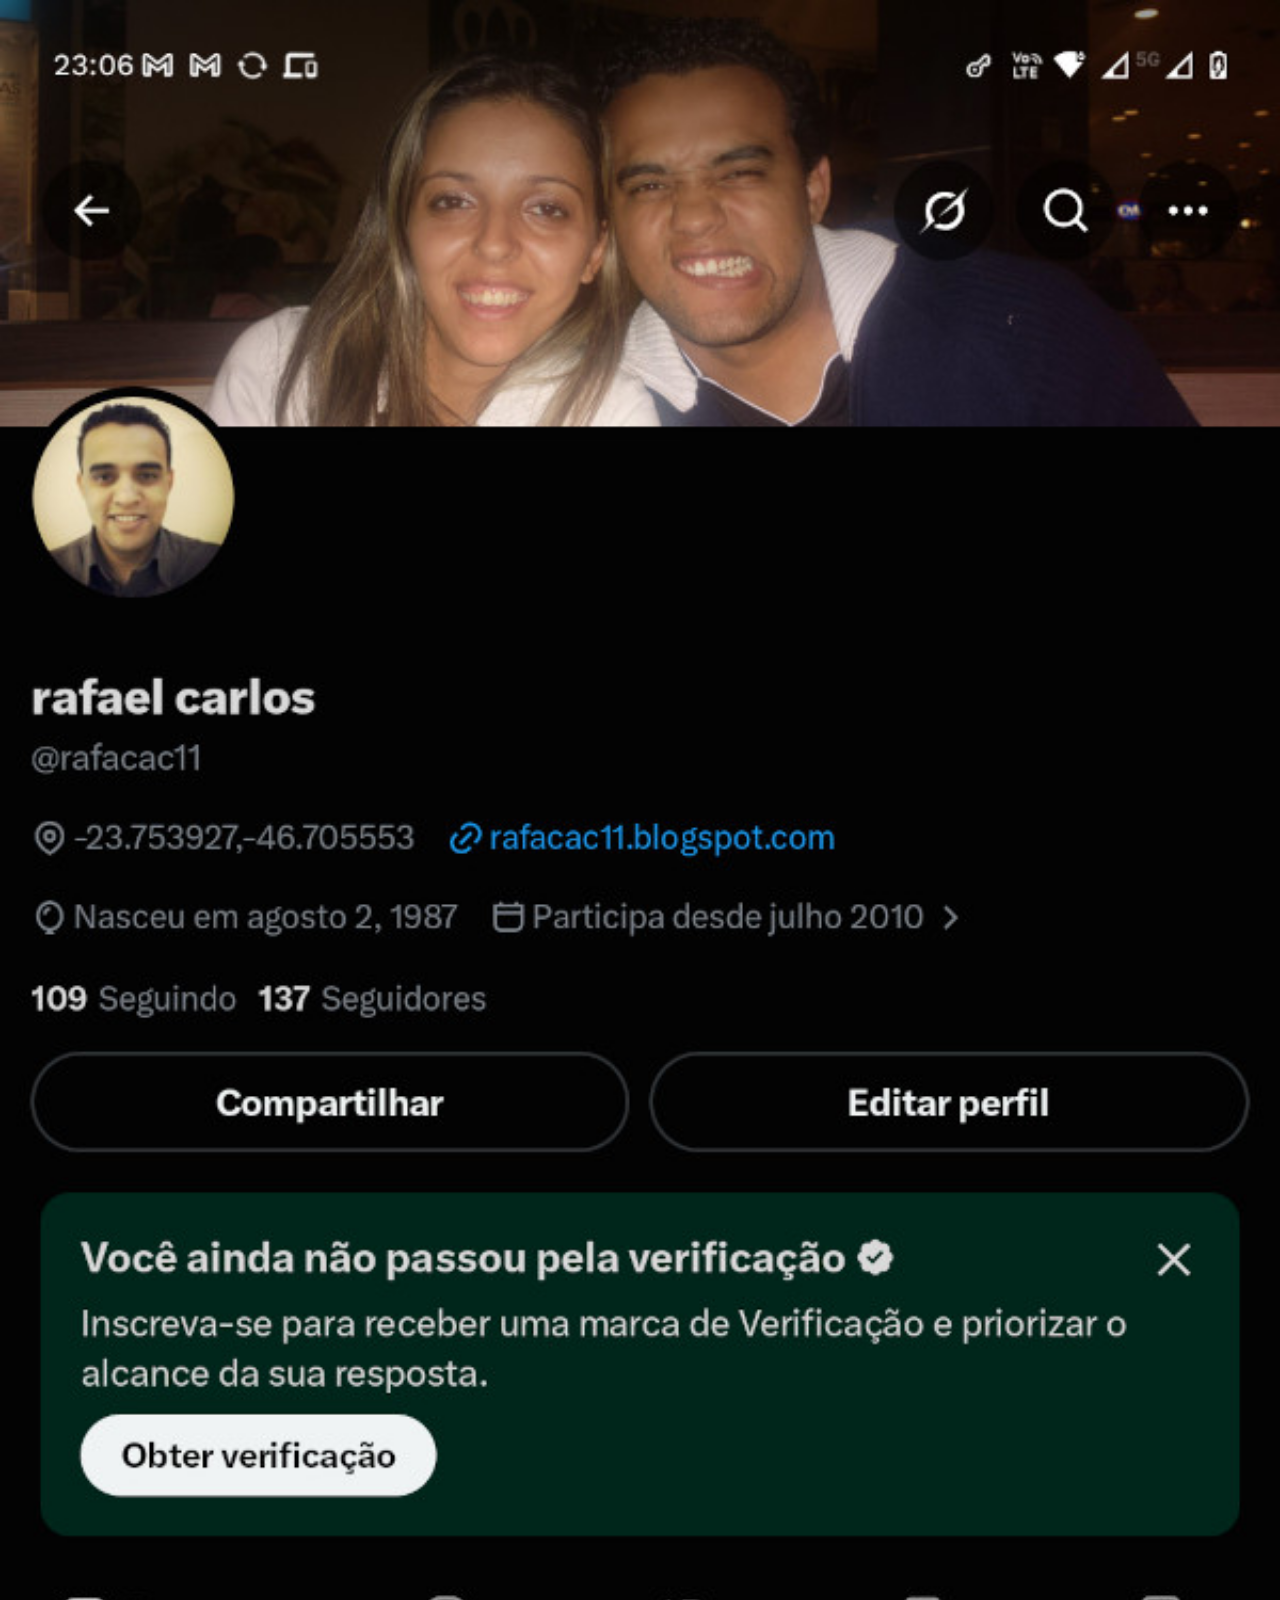
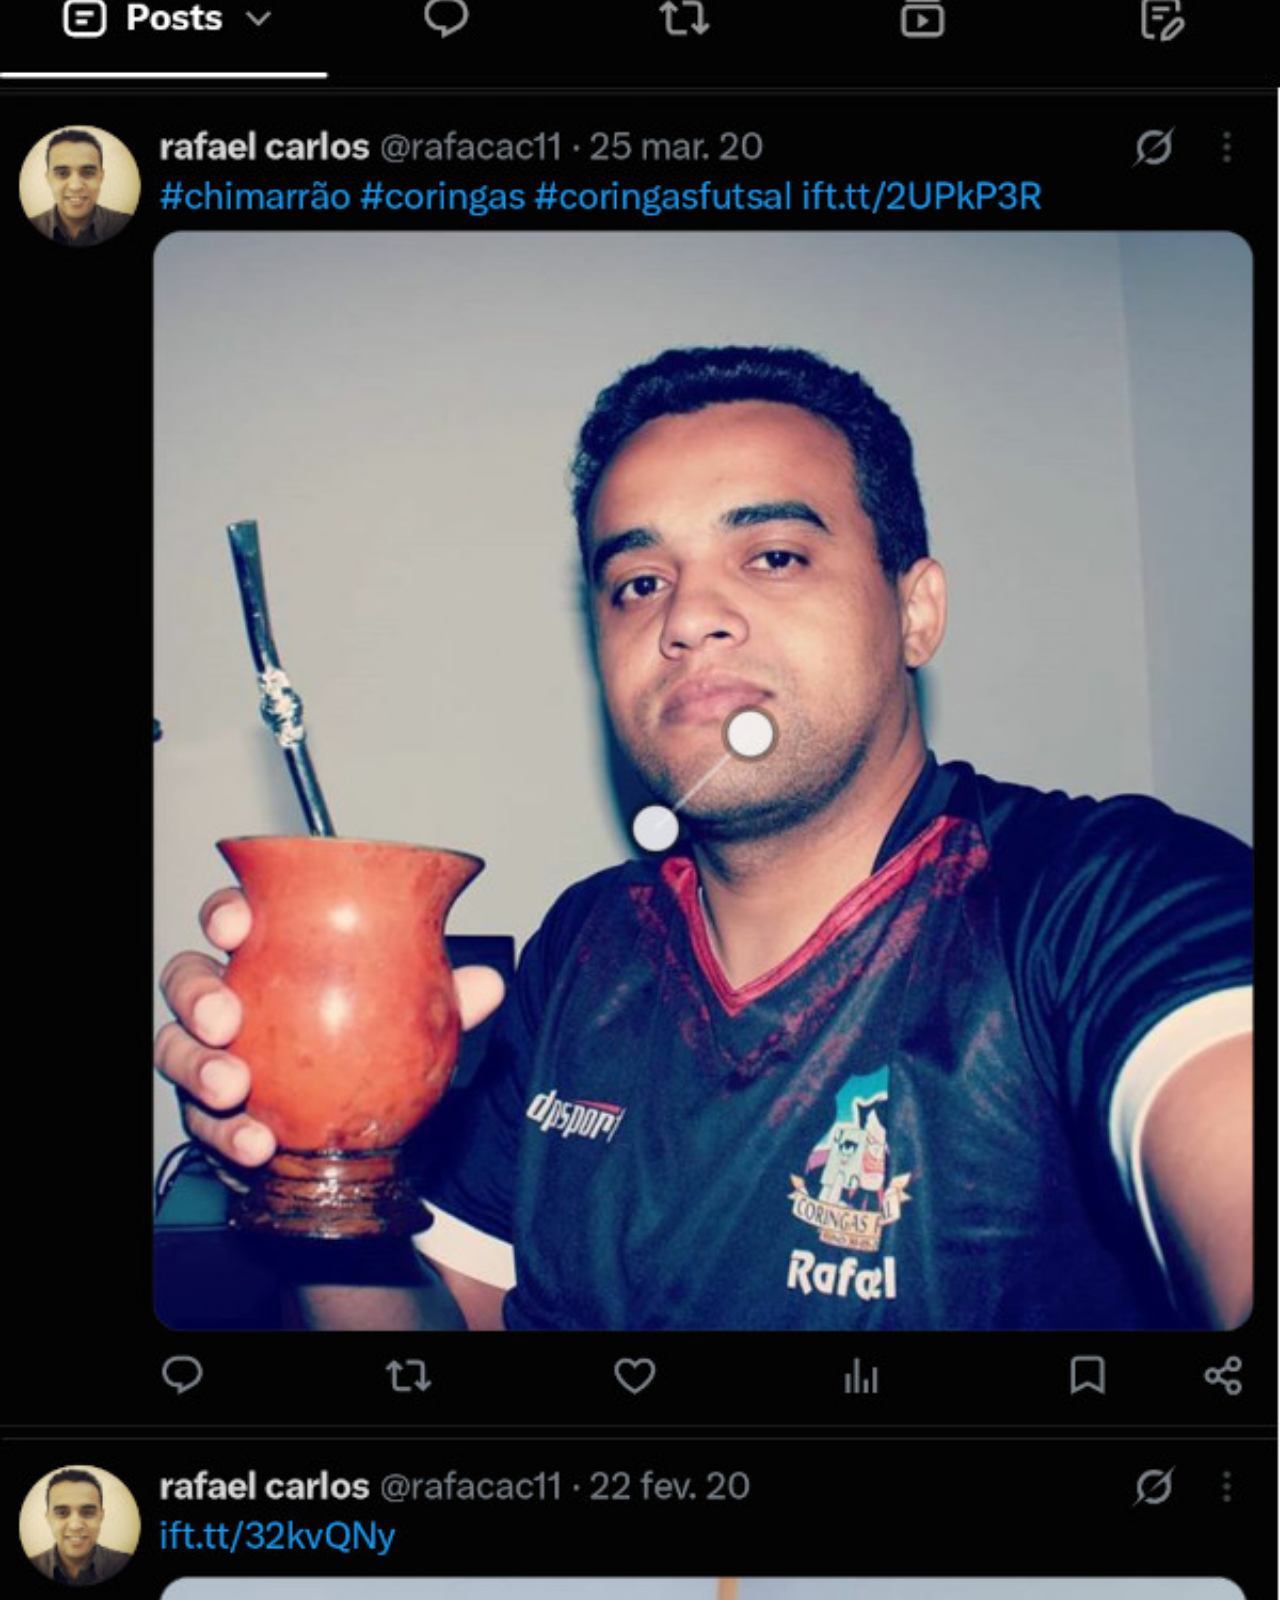
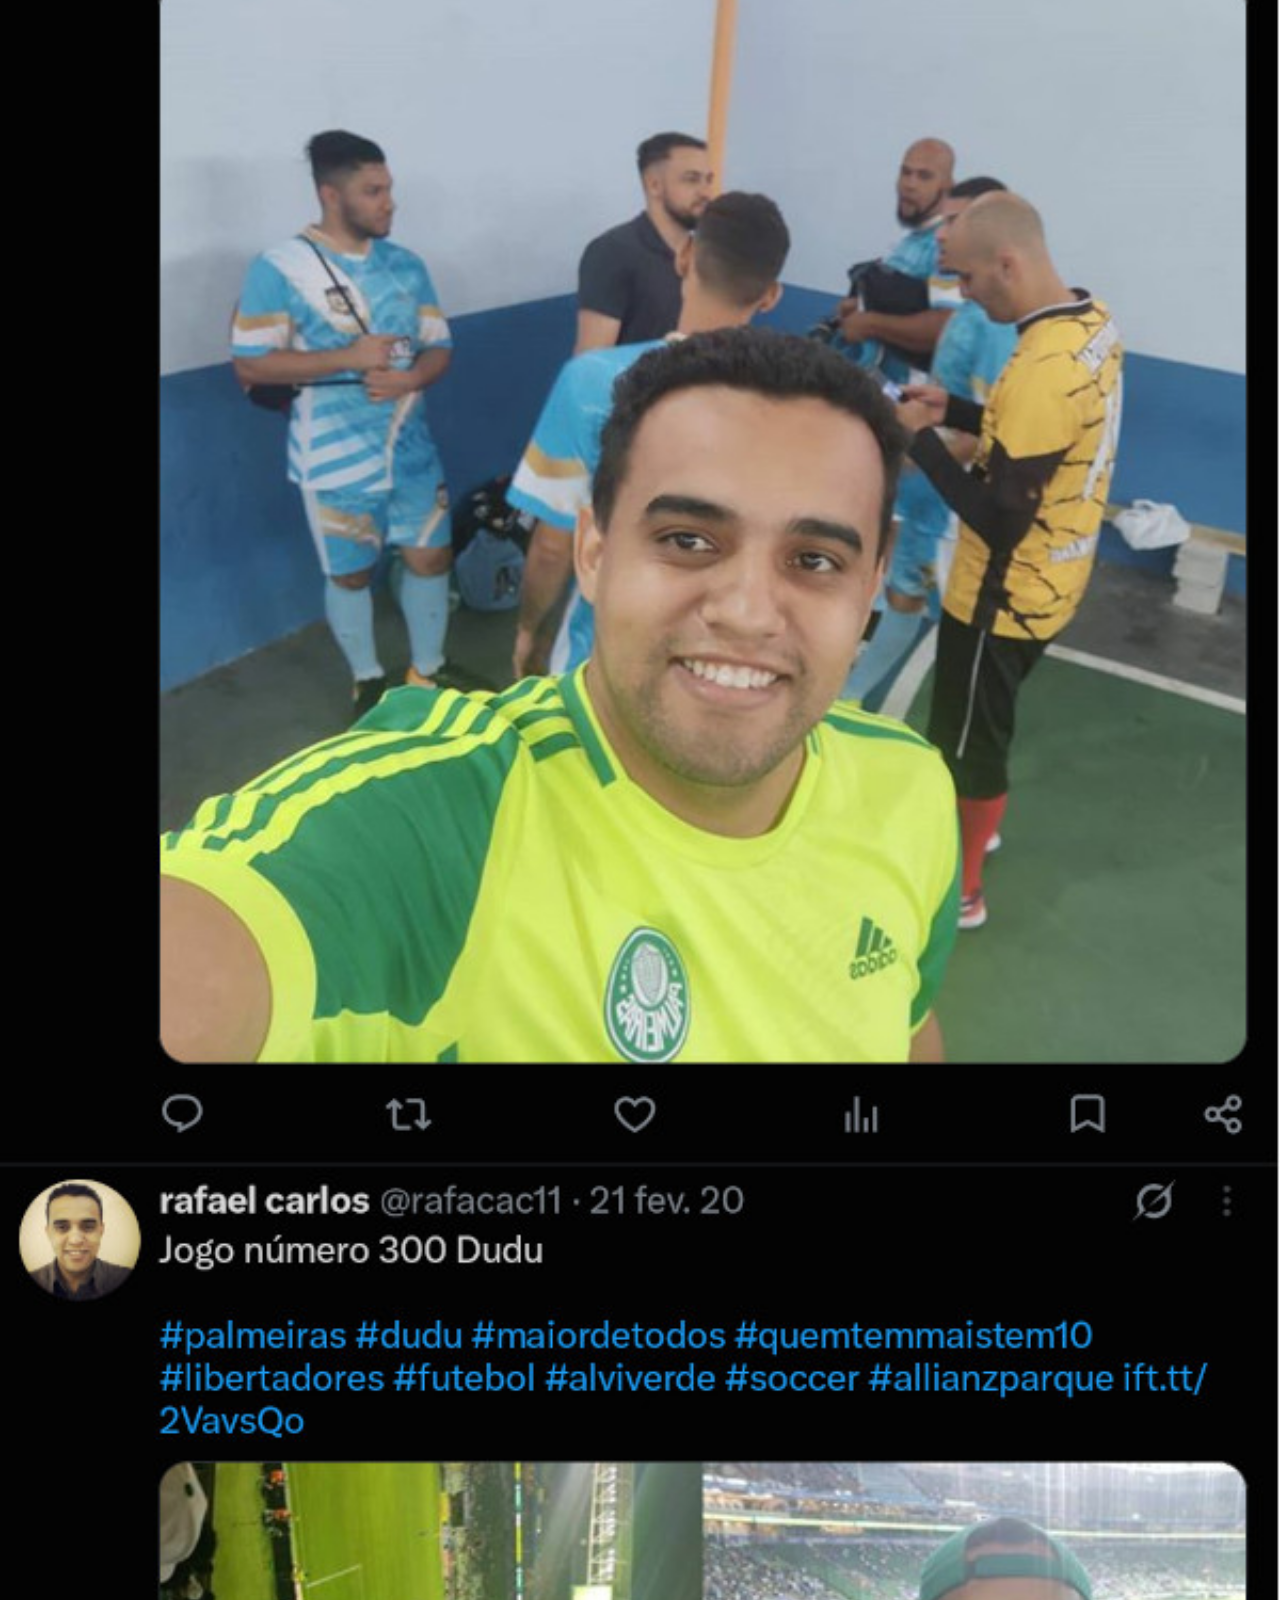
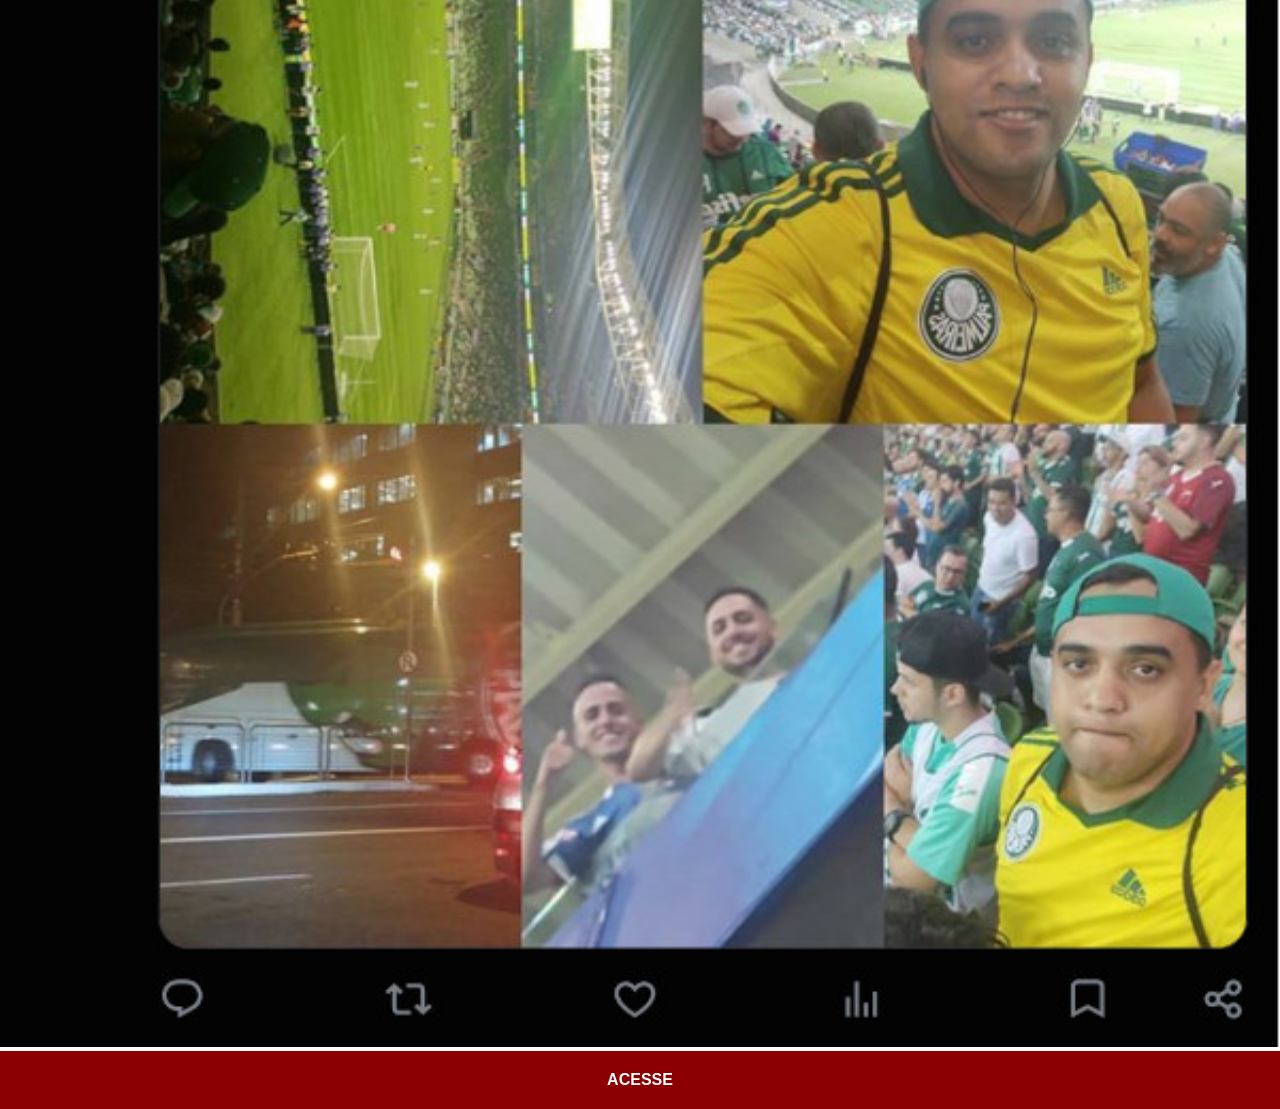
<file: x.html>
<!DOCTYPE html>
<html lang="pt-br">
<head>
    <meta charset="UTF-8">
    <meta name="viewport" content="width=device-width, initial-scale=1.0">
    <title>x</title>
    <link rel="stylesheet" href="estilos/social.css">
</head>
<body>
    <img src="imagens/x.jpg" alt="X">
    <a href="https://x.com/rafacac11" target="_blank">ACESSE</a>
</body>
</html>
</file>
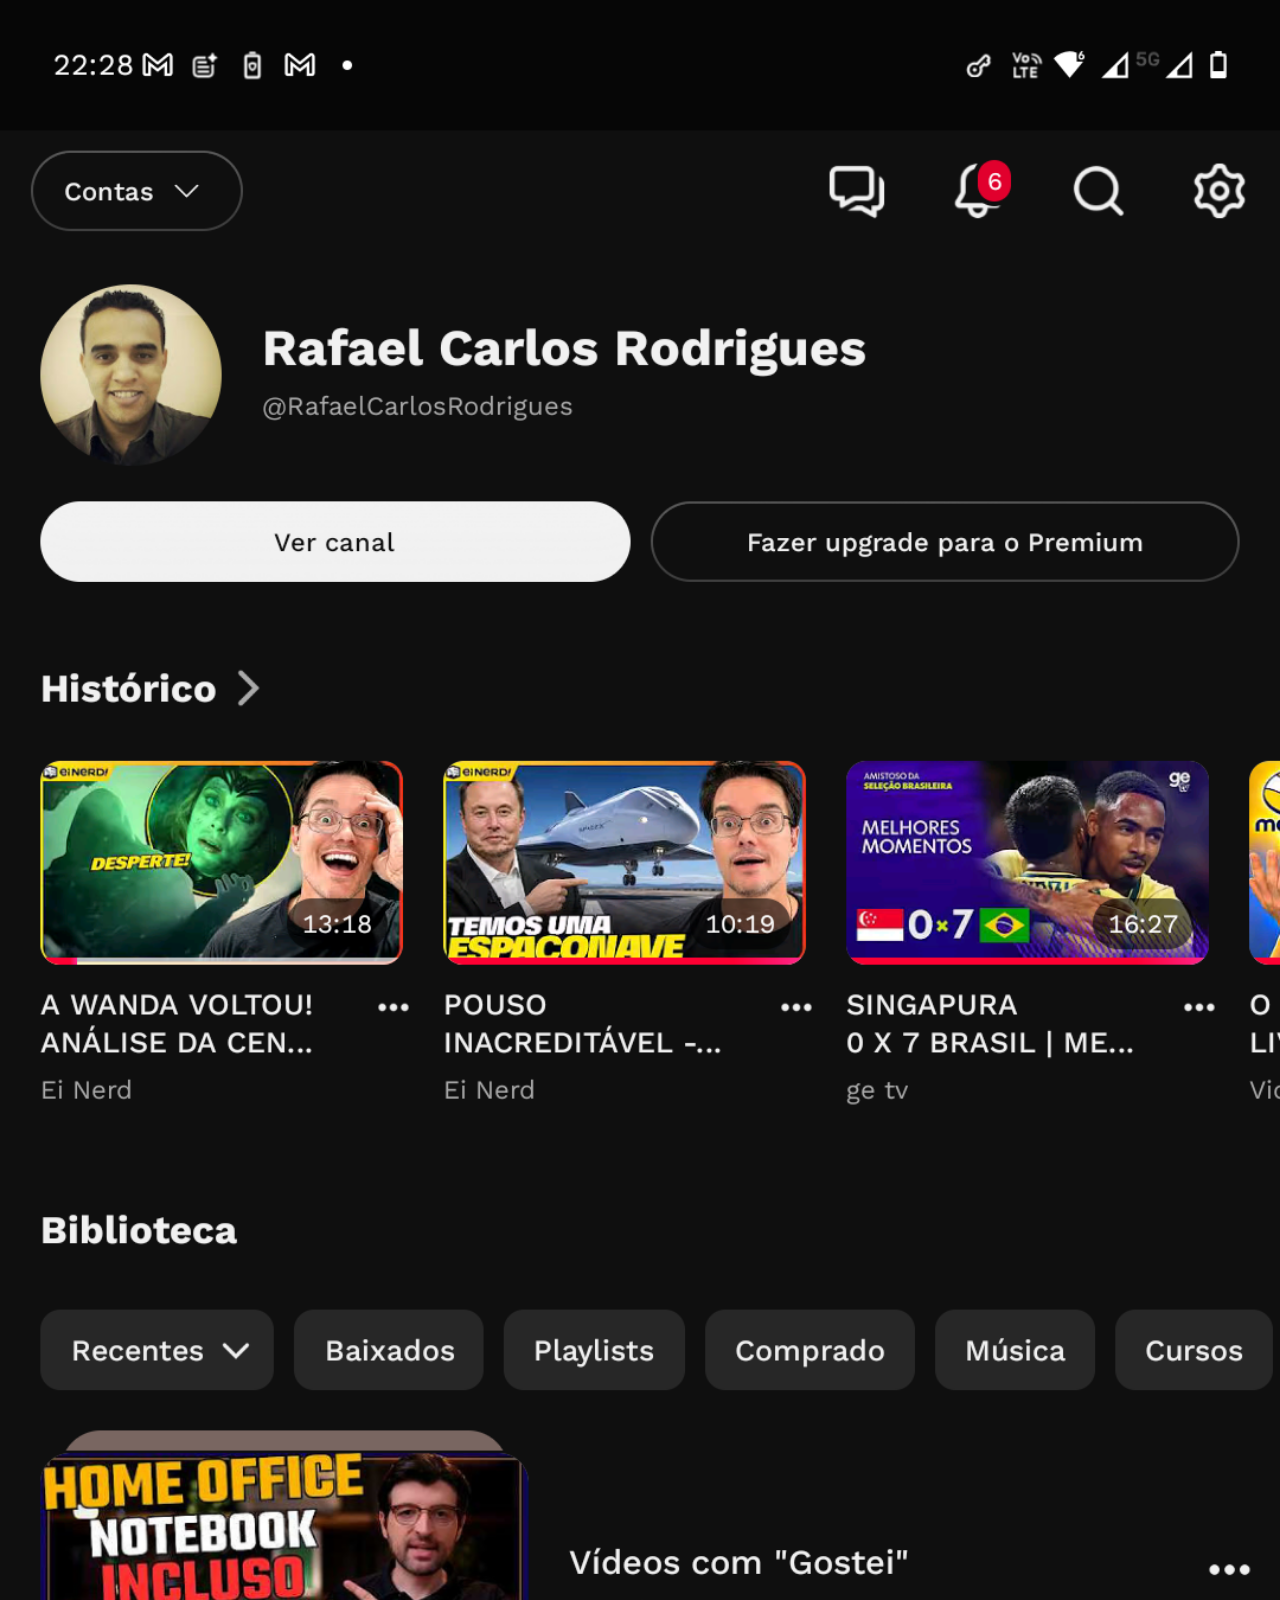
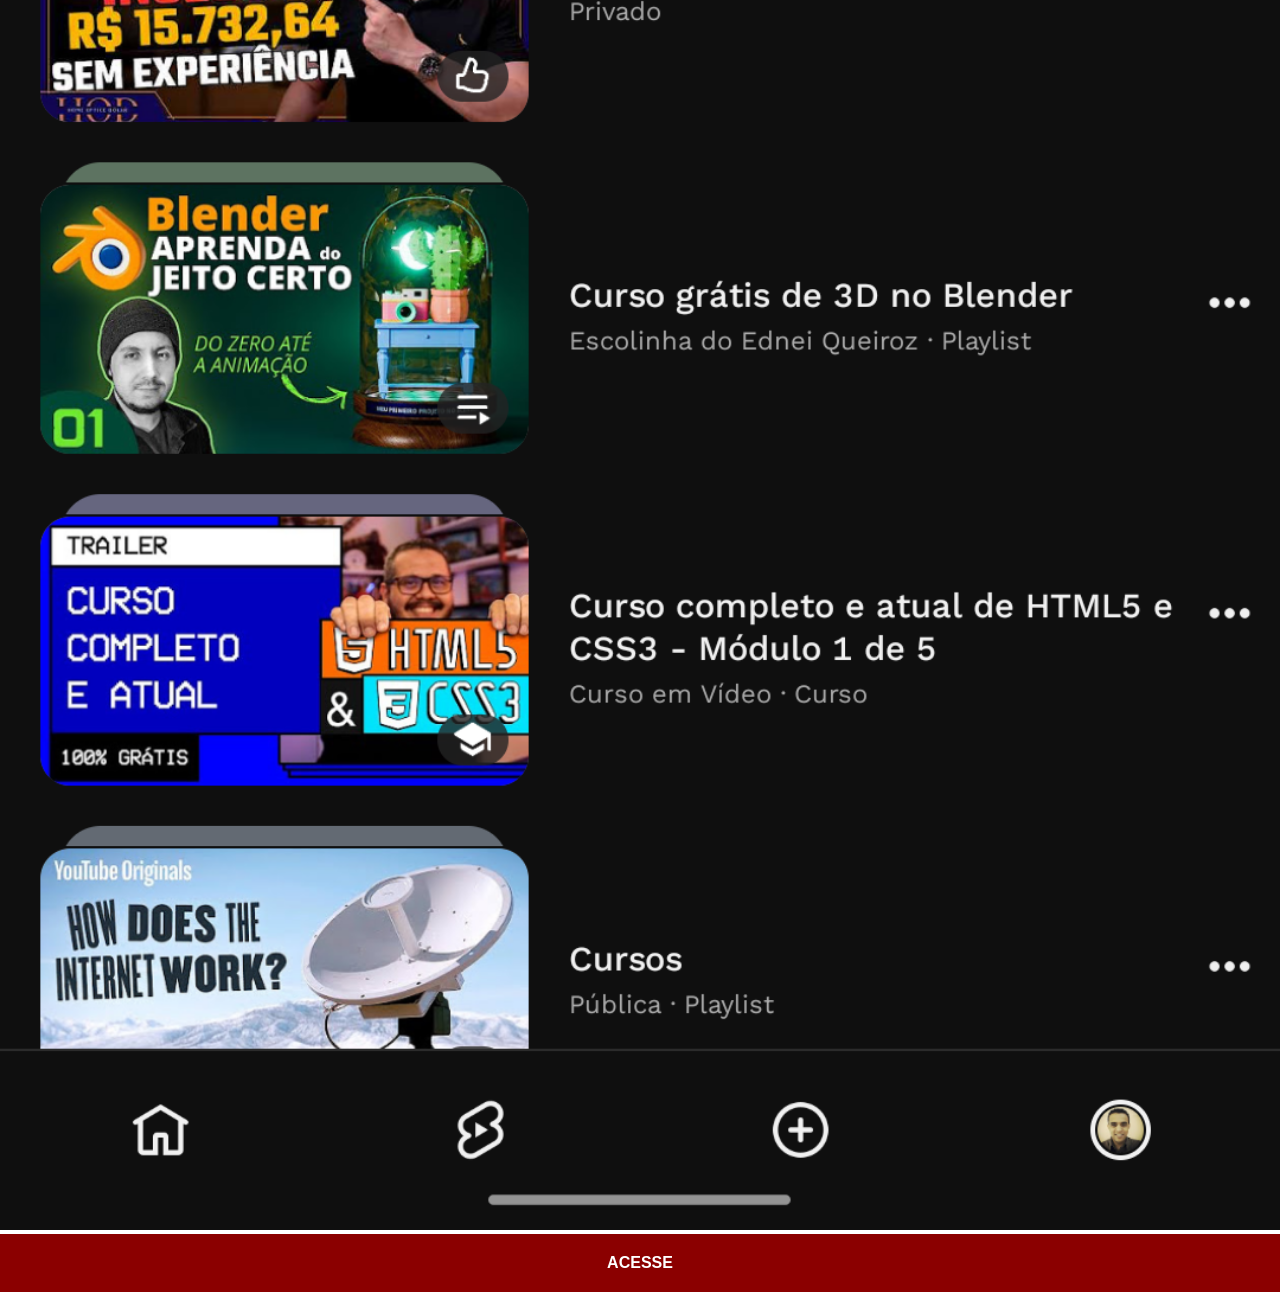
<file: youtube.html>
<!DOCTYPE html>
<html lang="pt-br">
<head>
    <meta charset="UTF-8">
    <meta name="viewport" content="width=device-width, initial-scale=1.0">
    <title>You Tube</title>
    <link rel="stylesheet" href="estilos/social.css">
</head>
<body>
    <img src="imagens/youtube.png" alt="You Tube">
    <a href="https://www.youtube.com/@RafaelCarlosRodrigues" target="_blank">ACESSE</a>
</body>
</html>
</file>
<file: estilos/style.css>
@charset "UTF-8";

* {
    margin: 0px;
    padding: 0px;
    font-family: Arial, Helvetica, sans-serif;
}

html, body {
    height: 100vh;
    width: 100vw;
    background-color: black;
}

body {
    background: url('../imagens/fundo-madeira.jpg') no-repeat top center;
    background-size: cover;
    background-attachment: fixed;
}

main {
    position: relative;
    height: 100vh;
}

section#telefone {
    position: absolute;
    top: 50%;
    left: 50%;
    transform: translate(-50%, -50%);
    height: 627px;
    width: 311px;
    background: url('../imagens/frame-iphone.png');
}

iframe#tela {
    position: relative;
    top: 80px;
    left: 23px;
    width: 266px;
    height: 471px;
}

section#redes-sociais {
    text-align: right;
}

section#redes-sociais img {
    width: 50px;
    margin: 5px;
    border-radius: 50%;
    box-shadow: 2px 2px 5px rgba(0, 0, 0, 0.476);
    box-sizing: border-box;
}

    section#redes-sociais img:hover {
        border: 2px solid rgb(255, 255, 255, 0.600);
        transform: translate(-3px, -3px);
        box-shadow: 5px 5px 10px rgba(0, 0, 0, 0.600);
        transition: 0.3s;
    }
</file>
<file: estilos/social.css>
@charset "UTF-8";

* {
    margin: 0px;
    padding: 0px;
    font-family: Arial, Helvetica, sans-serif;
}

::-webkit-scrollbar {
    width: 0px;
    height: 0px;
}

img {
    width: 100vw;
}

a {
    display: block;
    background-color: darkred;
    color: white;
    padding: 20px;
    text-align: center;
    font-weight: bolder;
    text-decoration: none;
}

a:hover {
    background-color: red;
    text-shadow: 2px 2px 0px rgba(0, 0, 0, 0.511);
    transition: 0.2s;
}
</file>
